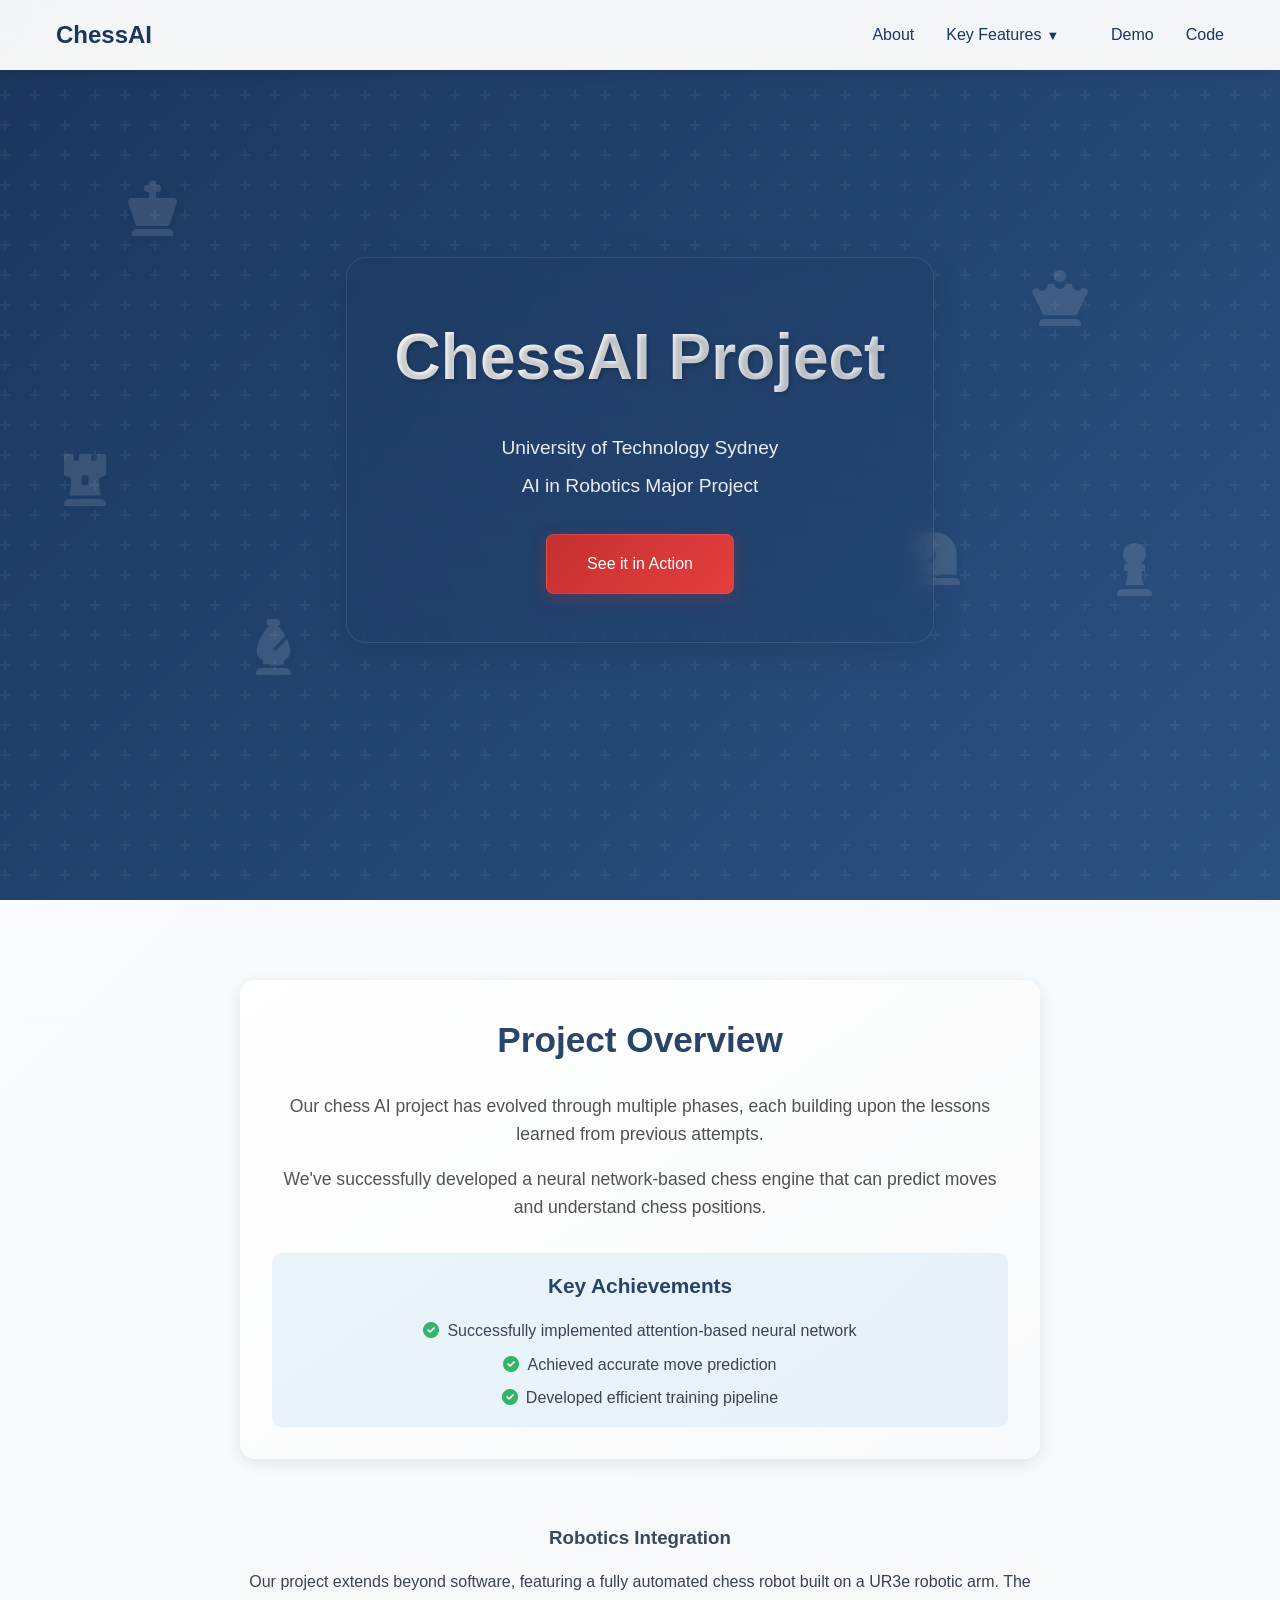
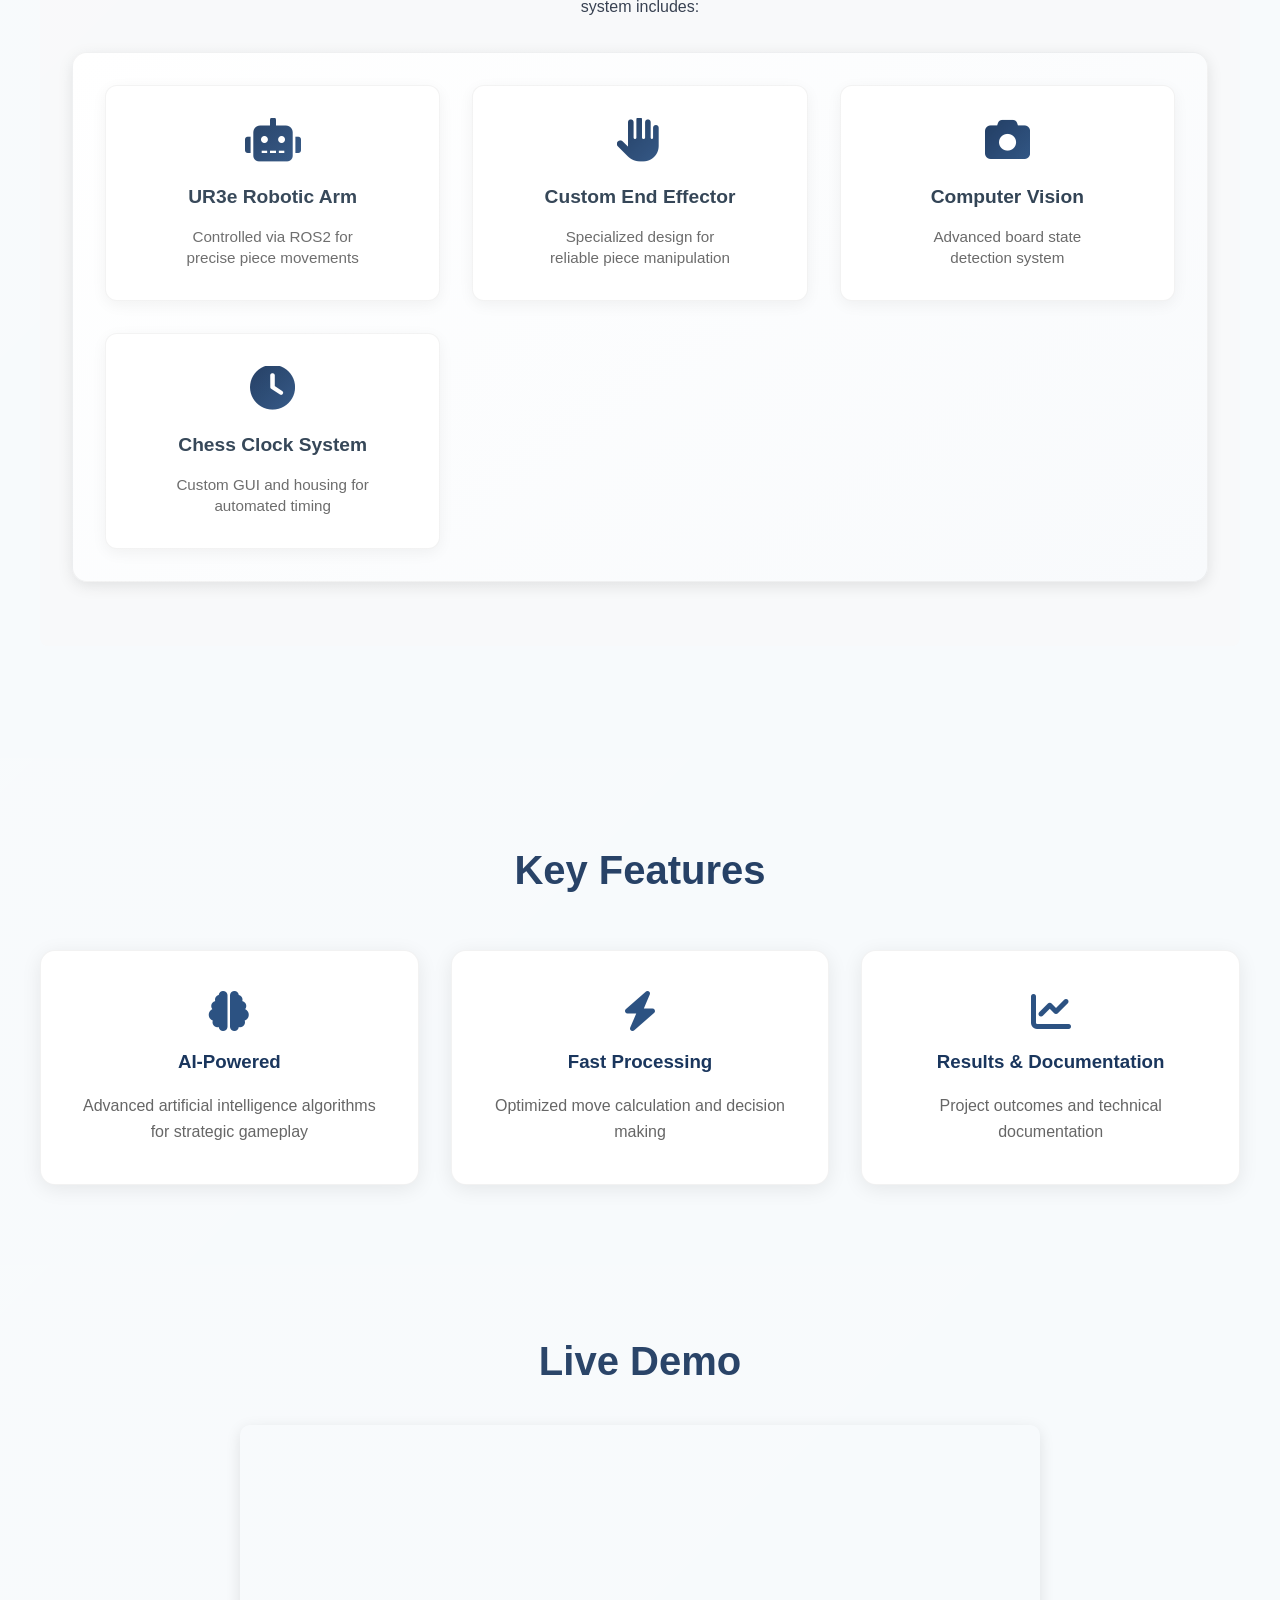
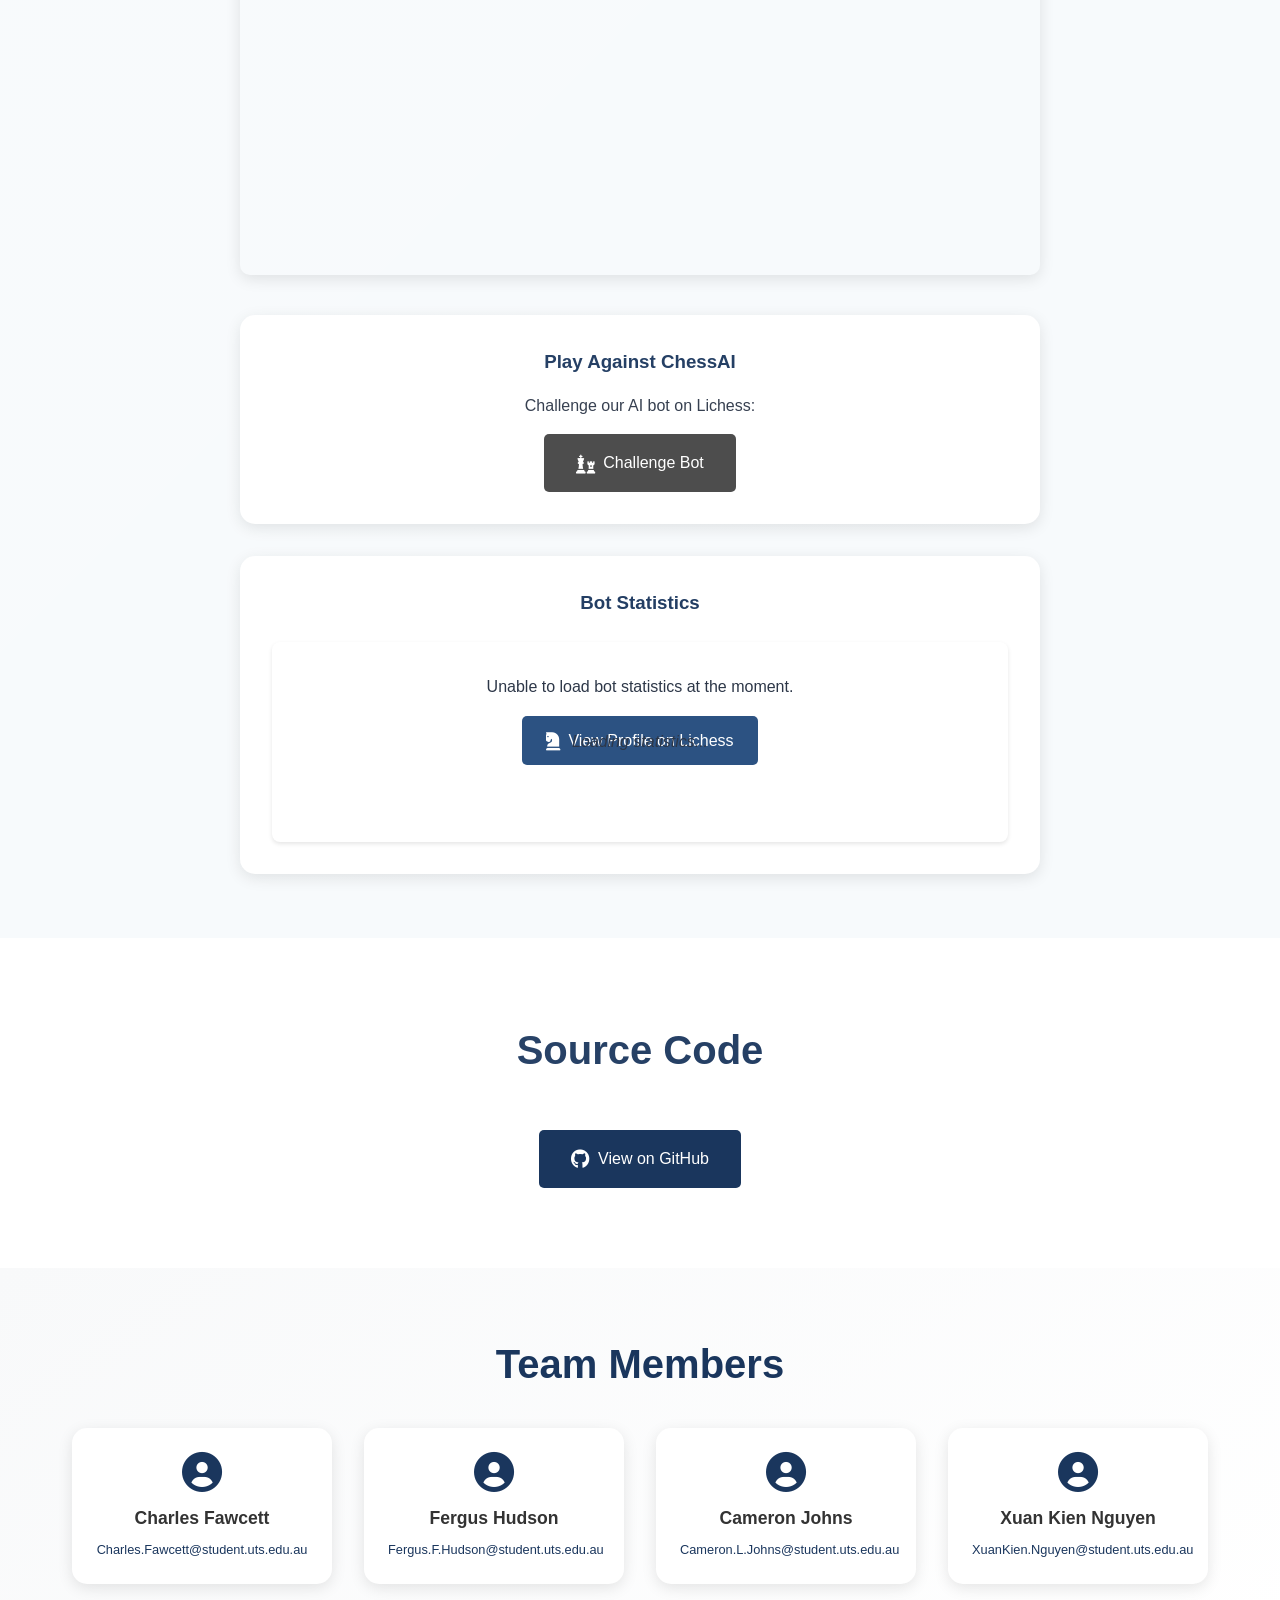
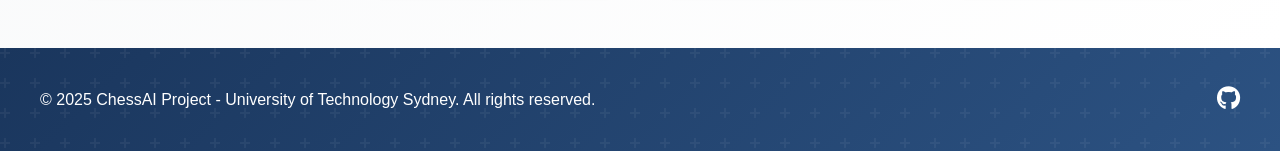
<file: index.html>
<!DOCTYPE html>
<html lang="en">
<head>
    <meta charset="UTF-8">
    <meta name="viewport" content="width=device-width, initial-scale=1.0">
    <title>ChessAI Project Portfolio</title>
    <link rel="stylesheet" href="styles/main.css">
    <link rel="stylesheet" href="https://cdnjs.cloudflare.com/ajax/libs/font-awesome/6.0.0/css/all.min.css">
    <script src="scripts/lichess-stats.js" defer></script>
    <script src="scripts/scroll-animations.js" defer></script>
    <style>
        /* Add dropdown styles */
        .dropdown {
            position: relative;
            display: inline-block;
        }
        .dropdown-content {
            display: none;
            position: absolute;
            background-color: var(--white);
            min-width: 200px;
            box-shadow: 0 8px 16px rgba(0,0,0,0.1);
            border-radius: 8px;
            z-index: 1;
        }
        .dropdown:hover .dropdown-content {
            display: block;
        }
        .dropdown-content a {
            color: var(--text-color);
            padding: 12px 16px;
            text-decoration: none;
            display: block;
            transition: background-color 0.3s;
        }
        .dropdown-content a:hover {
            background-color: var(--light-bg);
            color: var(--primary-color);
        }
        .dropdown > a {
            padding-right: 20px;
        }
        .dropdown > a::after {
            content: '▼';
            font-size: 0.8em;
            margin-left: 5px;
        }
    </style>
</head>
<body>
    <header class="header">
        <nav class="nav-container">
            <div class="logo"><a href="#hero">ChessAI</a></div>
            <ul class="nav-links">
                <li><a href="#about">About</a></li>
                <li class="dropdown">
                    <a href="#">Key Features</a>
                    <div class="dropdown-content">
                        <a href="features/ai-powered.html">AI-Powered</a>
                        <a href="features/fast-processing.html">Fast Processing</a>
                        <a href="features/results-documentation.html">Results and Documentation</a>
                    </div>
                </li>
                <li><a href="#demo">Demo</a></li>
                <li><a href="#code">Code</a></li>
            </ul>
        </nav>
    </header>

    <main>
        <section id="hero" class="hero-section">
            <div class="floating-pieces">
                <i class="fas fa-chess-king piece piece-1"></i>
                <i class="fas fa-chess-queen piece piece-2"></i>
                <i class="fas fa-chess-bishop piece piece-3"></i>
                <i class="fas fa-chess-knight piece piece-4"></i>
                <i class="fas fa-chess-rook piece piece-5"></i>
                <i class="fas fa-chess-pawn piece piece-6"></i>
            </div>
            <div class="hero-content">
                <h1>ChessAI Project</h1>
                <p>University of Technology Sydney</p>
                <p>AI in Robotics Major Project</p>
                <a href="#demo" class="cta-button">See it in Action</a>
            </div>
        </section>

        <section id="about" class="about-section">
            <div class="container">
                <div class="project-overview" style="text-align: center; max-width: 800px; margin: 0 auto; padding: 2rem; background: linear-gradient(145deg, #ffffff, #f8f9fa); border-radius: 15px; box-shadow: 0 4px 15px rgba(0,0,0,0.1);">
                    <h2 style="color: var(--primary-color); font-size: 2.2rem; margin-bottom: 1.5rem; font-weight: 600;">Project Overview</h2>
                    <p style="font-size: 1.1rem; line-height: 1.6; color: #444; margin-bottom: 1rem;">Our chess AI project has evolved through multiple phases, each building upon the lessons learned from previous attempts.</p>
                    <p style="font-size: 1.1rem; line-height: 1.6; color: #444;">We've successfully developed a neural network-based chess engine that can predict moves and understand chess positions.</p>
                    <div style="margin-top: 2rem; padding: 1rem; background: rgba(52, 152, 219, 0.1); border-radius: 10px;">
                        <h3 style="color: var(--primary-color); font-size: 1.3rem; margin-bottom: 1rem;">Key Achievements</h3>
                        <ul style="list-style: none; padding: 0; margin: 0;">
                            <li style="margin-bottom: 0.5rem;"><i class="fas fa-check-circle" style="color: #27ae60; margin-right: 0.5rem;"></i>Successfully implemented attention-based neural network</li>
                            <li style="margin-bottom: 0.5rem;"><i class="fas fa-check-circle" style="color: #27ae60; margin-right: 0.5rem;"></i>Achieved accurate move prediction</li>
                            <li><i class="fas fa-check-circle" style="color: #27ae60; margin-right: 0.5rem;"></i>Developed efficient training pipeline</li>
                        </ul>
                    </div>
                </div>
                
                <div class="robotics-integration">
                    <h3>Robotics Integration</h3>
                    <p>Our project extends beyond software, featuring a fully automated chess robot built on a UR3e robotic arm. The system includes:</p>
                    <div class="robotics-integration-box">
                        <div class="robotics-feature">
                            <i class="fas fa-robot"></i>
                            <h5>UR3e Robotic Arm</h5>
                            <p>Controlled via ROS2 for precise piece movements</p>
                        </div>
                        <div class="robotics-feature">
                            <i class="fas fa-hand-paper"></i>
                            <h5>Custom End Effector</h5>
                            <p>Specialized design for reliable piece manipulation</p>
                        </div>
                        <div class="robotics-feature">
                            <i class="fas fa-camera"></i>
                            <h5>Computer Vision</h5>
                            <p>Advanced board state detection system</p>
                        </div>
                        <div class="robotics-feature">
                            <i class="fas fa-clock"></i>
                            <h5>Chess Clock System</h5>
                            <p>Custom GUI and housing for automated timing</p>
                        </div>
                    </div>
                </div>
            </div>
        </section>

        <section id="features" class="features-section">
            <h2>Key Features</h2>
            <div class="features-grid">
                <div class="feature-card">
                    <a href="features/ai-powered.html" class="feature-link">
                        <i class="fas fa-brain"></i>
                        <h3>AI-Powered</h3>
                        <p>Advanced artificial intelligence algorithms for strategic gameplay</p>
                    </a>
                </div>
                <div class="feature-card">
                    <a href="features/fast-processing.html" class="feature-link">
                        <i class="fas fa-bolt"></i>
                        <h3>Fast Processing</h3>
                        <p>Optimized move calculation and decision making</p>
                    </a>
                </div>
                <div class="feature-card">
                    <a href="features/results-documentation.html" class="feature-link">
                        <i class="fas fa-chart-line"></i>
                        <h3>Results & Documentation</h3>
                        <p>Project outcomes and technical documentation</p>
                    </a>
                </div>
            </div>
        </section>

        <section id="demo" class="demo-section" style="padding: 4rem 0;">
            <div class="container" style="max-width: 1200px; margin: 0 auto; padding: 0 2rem;">
                <h2 style="text-align: center; margin-bottom: 2rem;">Live Demo</h2>
                <div class="demo-content" style="display: flex; flex-direction: column; align-items: center; gap: 2rem;">
                    <div class="demo-video" style="width: 100%; max-width: 800px; margin: 0 auto; position: relative; z-index: 1;">
                        <iframe width="100%" height="450" src="https://www.youtube.com/embed/P-WKEhPWD0A" title="ChessAI Demo" frameborder="0" allow="accelerometer; autoplay; clipboard-write; encrypted-media; gyroscope; picture-in-picture" allowfullscreen style="border-radius: 10px; box-shadow: 0 4px 15px rgba(0,0,0,0.1); position: relative; z-index: 2; pointer-events: auto;"></iframe>
                    </div>
                    <div class="demo-features" style="width: 100%; max-width: 800px; display: flex; flex-direction: column; align-items: center; gap: 2rem;">
                        <div class="bot-profile" style="background: var(--white); padding: 2rem; border-radius: 15px; box-shadow: 0 4px 15px rgba(0,0,0,0.1); width: 100%;">
                            <h3>Play Against ChessAI</h3>
                            <p>Challenge our AI bot on Lichess:</p>
                            <div class="lichess-profile">
                                <a href="https://lichess.org/@/AI_in_robo_engine/challenge" class="lichess-button" target="_blank">
                                    <i class="fas fa-chess"></i>
                                    Challenge Bot
                                </a>
                            </div>
                        </div>
                        <div class="bot-stats" style="background: var(--white); padding: 2rem; border-radius: 15px; box-shadow: 0 4px 15px rgba(0,0,0,0.1); width: 100%;">
                            <h3>Bot Statistics</h3>
                            <div class="lichess-embed">
                                <div class="loading-spinner">
                                    <i class="fas fa-spinner fa-spin"></i>
                                    <p>Loading bot statistics...</p>
                                </div>
                            </div>
                        </div>
                    </div>
                </div>
            </div>
        </section>

        <section id="code" class="code-section">
            <h2>Source Code</h2>
            <div class="code-content">
                <a href="https://github.com/cameron-j1/ChessAI" class="github-button">
                    <i class="fab fa-github"></i>
                    View on GitHub
                </a>
            </div>
        </section>

        <section id="team" class="team-section" style="padding: 4rem 0; background: linear-gradient(145deg, #f8f9fa, #ffffff);">
            <div class="container" style="max-width: 1200px; margin: 0 auto; padding: 0 2rem;">
                <h2 style="text-align: center; margin-bottom: 2rem; color: var(--primary-color);">Team Members</h2>
                <div class="team-grid" style="display: grid; grid-template-columns: repeat(auto-fit, minmax(250px, 1fr)); gap: 2rem; margin-top: 2rem;">
                    <div class="team-member" style="background: white; padding: 1.5rem; border-radius: 15px; box-shadow: 0 4px 15px rgba(0,0,0,0.1); text-align: center; transition: transform 0.3s ease;">
                        <i class="fas fa-user-circle" style="font-size: 2.5rem; color: var(--primary-color); margin-bottom: 0.75rem;"></i>
                        <h3 style="color: #333; margin-bottom: 0.5rem; font-size: 1.1rem;">Charles Fawcett</h3>
                        <p style="color: #666; font-size: 0.8rem;"><a href="mailto:Charles.Fawcett@student.uts.edu.au" style="color: var(--primary-color); text-decoration: none;">Charles.Fawcett@student.uts.edu.au</a></p>
                    </div>
                    <div class="team-member" style="background: white; padding: 1.5rem; border-radius: 15px; box-shadow: 0 4px 15px rgba(0,0,0,0.1); text-align: center; transition: transform 0.3s ease;">
                        <i class="fas fa-user-circle" style="font-size: 2.5rem; color: var(--primary-color); margin-bottom: 0.75rem;"></i>
                        <h3 style="color: #333; margin-bottom: 0.5rem; font-size: 1.1rem;">Fergus Hudson</h3>
                        <p style="color: #666; font-size: 0.8rem;"><a href="mailto:Fergus.F.Hudson@student.uts.edu.au" style="color: var(--primary-color); text-decoration: none;">Fergus.F.Hudson@student.uts.edu.au</a></p>
                    </div>
                    <div class="team-member" style="background: white; padding: 1.5rem; border-radius: 15px; box-shadow: 0 4px 15px rgba(0,0,0,0.1); text-align: center; transition: transform 0.3s ease;">
                        <i class="fas fa-user-circle" style="font-size: 2.5rem; color: var(--primary-color); margin-bottom: 0.75rem;"></i>
                        <h3 style="color: #333; margin-bottom: 0.5rem; font-size: 1.1rem;">Cameron Johns</h3>
                        <p style="color: #666; font-size: 0.8rem;"><a href="mailto:Cameron.L.Johns@student.uts.edu.au" style="color: var(--primary-color); text-decoration: none;">Cameron.L.Johns@student.uts.edu.au</a></p>
                    </div>
                    <div class="team-member" style="background: white; padding: 1.5rem; border-radius: 15px; box-shadow: 0 4px 15px rgba(0,0,0,0.1); text-align: center; transition: transform 0.3s ease;">
                        <i class="fas fa-user-circle" style="font-size: 2.5rem; color: var(--primary-color); margin-bottom: 0.75rem;"></i>
                        <h3 style="color: #333; margin-bottom: 0.5rem; font-size: 1.1rem;">Xuan Kien Nguyen</h3>
                        <p style="color: #666; font-size: 0.8rem;"><a href="mailto:XuanKien.Nguyen@student.uts.edu.au" style="color: var(--primary-color); text-decoration: none;">XuanKien.Nguyen@student.uts.edu.au</a></p>
                    </div>
                </div>
            </div>
        </section>
    </main>

    <footer class="footer">
        <div class="footer-content">
            <p>&copy; 2025 ChessAI Project - University of Technology Sydney. All rights reserved.</p>
            <div class="social-links">
                <a href="https://github.com/cameron-j1" target="_blank"><i class="fab fa-github"></i></a>
            </div>
        </div>
    </footer>
</body>
</html>
</file>
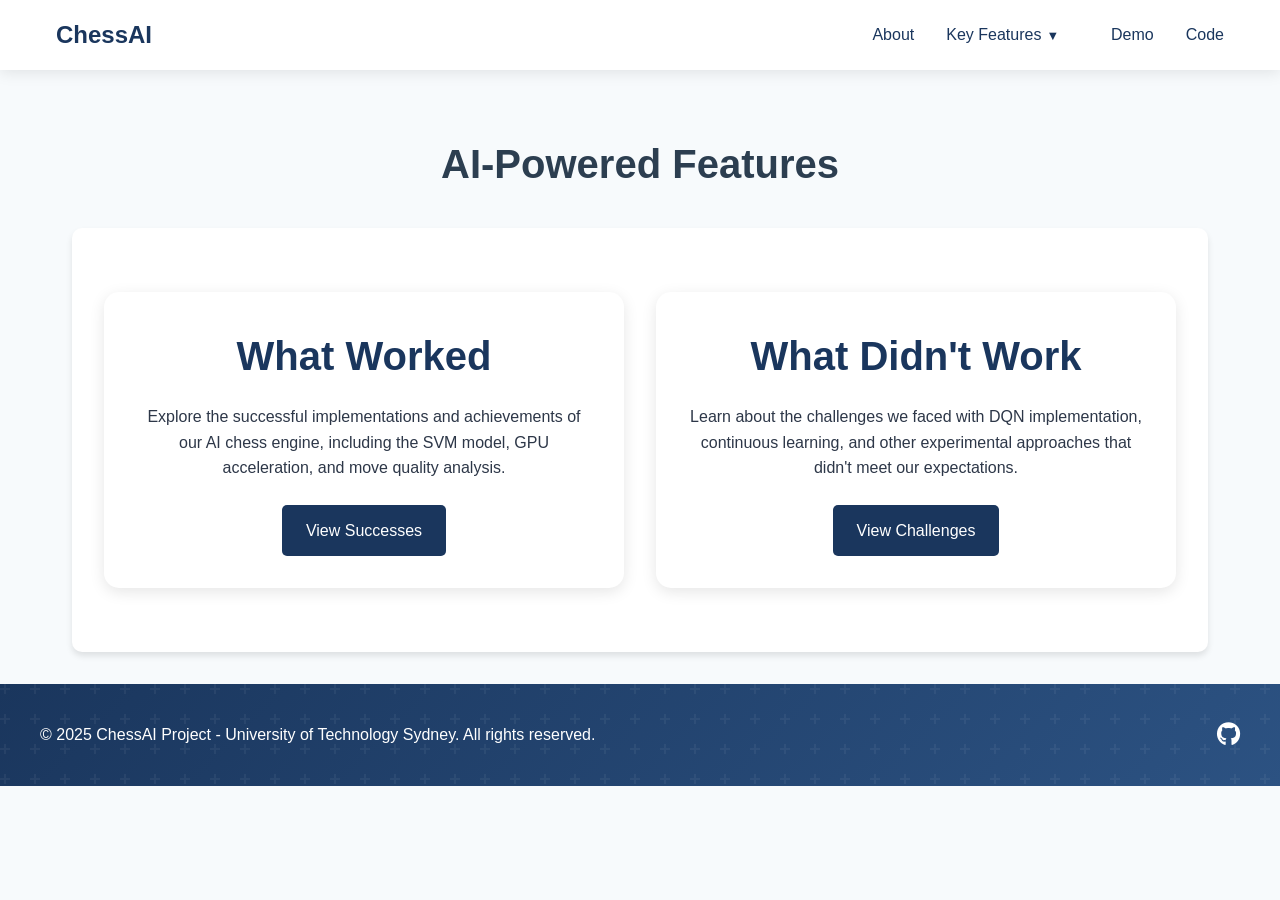
<file: features/ai-powered.html>
<!DOCTYPE html>
<html lang="en">
<head>
    <meta charset="UTF-8">
    <meta name="viewport" content="width=device-width, initial-scale=1.0">
    <title>AI-Powered Features - ChessAI Project</title>
    <link rel="stylesheet" href="../styles/main.css">
    <link rel="stylesheet" href="https://cdnjs.cloudflare.com/ajax/libs/font-awesome/6.0.0/css/all.min.css">
    <script src="../scripts/scroll-animations.js" defer></script>
    <style>
        .feature-detail-section {
            margin-top: 100px;
        }
        .sub-pages-grid {
            display: grid;
            grid-template-columns: repeat(auto-fit, minmax(300px, 1fr));
            gap: 2rem;
            margin: 2rem 0;
        }
        .sub-page-card {
            background: var(--white);
            padding: 2rem;
            border-radius: 15px;
            box-shadow: 0 4px 15px rgba(0,0,0,0.1);
            text-align: center;
            transition: transform 0.3s ease;
        }
        .sub-page-card:hover {
            transform: translateY(-5px);
        }
        .sub-page-card h2 {
            color: var(--primary-color);
            margin-bottom: 1rem;
        }
        .sub-page-card p {
            color: var(--text-color);
            margin-bottom: 1.5rem;
        }
        .sub-page-card a {
            display: inline-block;
            padding: 0.8rem 1.5rem;
            background: var(--primary-color);
            color: var(--white);
            text-decoration: none;
            border-radius: 5px;
            transition: background 0.3s ease;
        }
        .sub-page-card a:hover {
            background: var(--secondary-color);
        }
        /* Add dropdown styles */
        .dropdown {
            position: relative;
            display: inline-block;
        }
        .dropdown-content {
            display: none;
            position: absolute;
            background-color: var(--white);
            min-width: 200px;
            box-shadow: 0 8px 16px rgba(0,0,0,0.1);
            border-radius: 8px;
            z-index: 1;
        }
        .dropdown:hover .dropdown-content {
            display: block;
        }
        .dropdown-content a {
            color: var(--text-color);
            padding: 12px 16px;
            text-decoration: none;
            display: block;
            transition: background-color 0.3s;
        }
        .dropdown-content a:hover {
            background-color: var(--light-bg);
            color: var(--primary-color);
        }
        .dropdown > a {
            padding-right: 20px;
        }
        .dropdown > a::after {
            content: '▼';
            font-size: 0.8em;
            margin-left: 5px;
        }
    </style>
</head>
<body>
    <header class="header">
        <nav class="nav-container">
            <div class="logo"><a href="../index.html">ChessAI</a></div>
            <ul class="nav-links">
                <li><a href="../index.html#about">About</a></li>
                <li class="dropdown">
                    <a href="#">Key Features</a>
                    <div class="dropdown-content">
                        <a href="ai-powered.html">AI-Powered</a>
                        <a href="fast-processing.html">Fast Processing</a>
                        <a href="results-documentation.html">Results and Documentation</a>
                    </div>
                </li>
                <li><a href="../index.html#demo">Demo</a></li>
                <li><a href="../index.html#code">Code</a></li>
            </ul>
        </nav>
    </header>

    <main>
        <section class="feature-detail-section">
            <h1>AI-Powered Features</h1>
            <div class="feature-content">
                <div class="sub-pages-grid">
                    <div class="sub-page-card">
                        <h2>What Worked</h2>
                        <p>Explore the successful implementations and achievements of our AI chess engine, including the SVM model, GPU acceleration, and move quality analysis.</p>
                        <a href="whatworked.html">View Successes</a>
                    </div>
                    <div class="sub-page-card">
                        <h2>What Didn't Work</h2>
                        <p>Learn about the challenges we faced with DQN implementation, continuous learning, and other experimental approaches that didn't meet our expectations.</p>
                        <a href="whatdidntwork.html">View Challenges</a>
                    </div>
                </div>
            </div>
        </section>
    </main>

    <footer class="footer">
        <div class="footer-content">
            <p>&copy; 2025 ChessAI Project - University of Technology Sydney. All rights reserved.</p>
            <div class="social-links">
                <a href="https://github.com/cameron-j1" target="_blank"><i class="fab fa-github"></i></a>
            </div>
        </div>
    </footer>
</body>
</html>
</file>
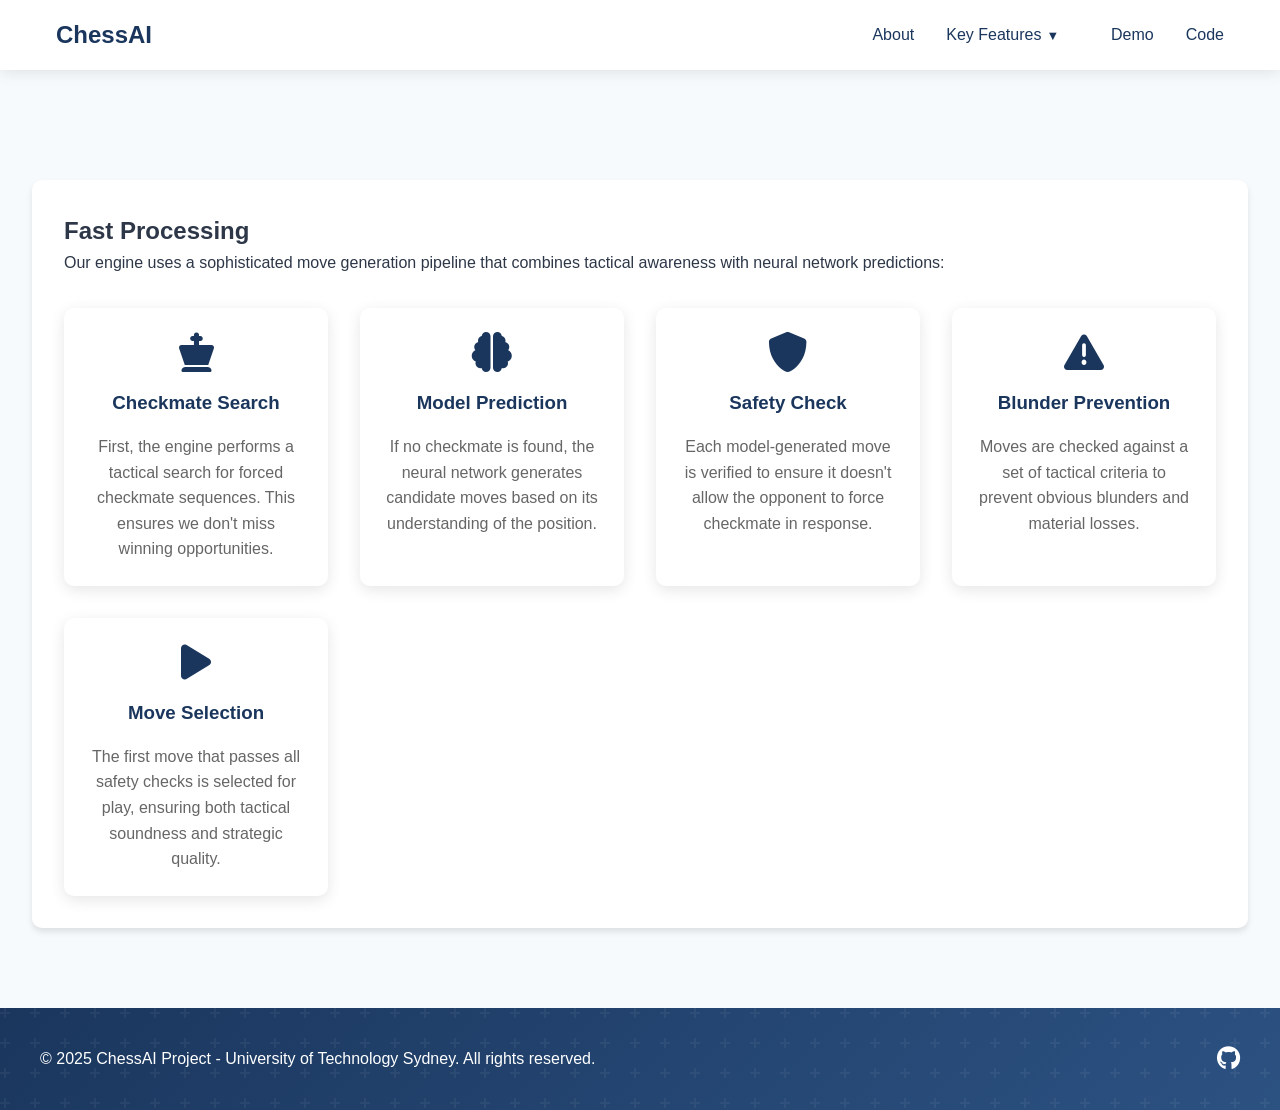
<file: features/fast-processing.html>
<!DOCTYPE html>
<html lang="en">
<head>
    <meta charset="UTF-8">
    <meta name="viewport" content="width=device-width, initial-scale=1.0">
    <title>Fast Processing - ChessAI Project</title>
    <link rel="stylesheet" href="../styles/main.css">
    <link rel="stylesheet" href="https://cdnjs.cloudflare.com/ajax/libs/font-awesome/6.0.0/css/all.min.css">
    <script src="../scripts/scroll-animations.js" defer></script>
    <style>
        .processing-section {
            margin-top: 100px;
        }
        .processing-steps {
            display: grid;
            grid-template-columns: repeat(auto-fit, minmax(250px, 1fr));
            gap: 2rem;
            margin-top: 2rem;
        }
        .step {
            background: var(--white);
            padding: 1.5rem;
            border-radius: 10px;
            box-shadow: 0 4px 15px rgba(0,0,0,0.1);
            text-align: center;
            transition: transform 0.3s ease;
        }
        .step:hover {
            transform: translateY(-5px);
        }
        .step i {
            font-size: 2.5rem;
            color: var(--primary-color);
            margin-bottom: 1rem;
        }
        .step h3 {
            color: var(--primary-color);
            margin-bottom: 1rem;
        }
        .step p {
            color: #666;
            line-height: 1.6;
        }
        /* Add dropdown styles */
        .dropdown {
            position: relative;
            display: inline-block;
        }
        .dropdown-content {
            display: none;
            position: absolute;
            background-color: var(--white);
            min-width: 200px;
            box-shadow: 0 8px 16px rgba(0,0,0,0.1);
            border-radius: 8px;
            z-index: 1;
        }
        .dropdown:hover .dropdown-content {
            display: block;
        }
        .dropdown-content a {
            color: var(--text-color);
            padding: 12px 16px;
            text-decoration: none;
            display: block;
            transition: background-color 0.3s;
        }
        .dropdown-content a:hover {
            background-color: var(--light-bg);
            color: var(--primary-color);
        }
        .dropdown > a {
            padding-right: 20px;
        }
        .dropdown > a::after {
            content: '▼';
            font-size: 0.8em;
            margin-left: 5px;
        }
    </style>
</head>
<body>
    <header class="header">
        <nav class="nav-container">
            <div class="logo"><a href="../index.html">ChessAI</a></div>
            <ul class="nav-links">
                <li><a href="../index.html#about">About</a></li>
                <li class="dropdown">
                    <a href="#">Key Features</a>
                    <div class="dropdown-content">
                        <a href="ai-powered.html">AI-Powered</a>
                        <a href="fast-processing.html">Fast Processing</a>
                        <a href="results-documentation.html">Results and Documentation</a>
                    </div>
                </li>
                <li><a href="../index.html#demo">Demo</a></li>
                <li><a href="../index.html#code">Code</a></li>
            </ul>
        </nav>
    </header>

    <main>
        <section class="processing-section">
            <div class="feature-content">
                <h1>Fast Processing</h1>
                <p>Our engine uses a sophisticated move generation pipeline that combines tactical awareness with neural network predictions:</p>
                <div class="processing-steps">
                    <div class="step">
                        <i class="fas fa-chess-king"></i>
                        <h3>Checkmate Search</h3>
                        <p>First, the engine performs a tactical search for forced checkmate sequences. This ensures we don't miss winning opportunities.</p>
                    </div>
                    <div class="step">
                        <i class="fas fa-brain"></i>
                        <h3>Model Prediction</h3>
                        <p>If no checkmate is found, the neural network generates candidate moves based on its understanding of the position.</p>
                    </div>
                    <div class="step">
                        <i class="fas fa-shield-alt"></i>
                        <h3>Safety Check</h3>
                        <p>Each model-generated move is verified to ensure it doesn't allow the opponent to force checkmate in response.</p>
                    </div>
                    <div class="step">
                        <i class="fas fa-exclamation-triangle"></i>
                        <h3>Blunder Prevention</h3>
                        <p>Moves are checked against a set of tactical criteria to prevent obvious blunders and material losses.</p>
                    </div>
                    <div class="step">
                        <i class="fas fa-play"></i>
                        <h3>Move Selection</h3>
                        <p>The first move that passes all safety checks is selected for play, ensuring both tactical soundness and strategic quality.</p>
                    </div>
                </div>
            </div>
        </section>
    </main>

    <footer class="footer">
        <div class="footer-content">
            <p>&copy; 2025 ChessAI Project - University of Technology Sydney. All rights reserved.</p>
            <div class="social-links">
                <a href="https://github.com/cameron-j1" target="_blank"><i class="fab fa-github"></i></a>
            </div>
        </div>
    </footer>
</body>
</html>
</file>
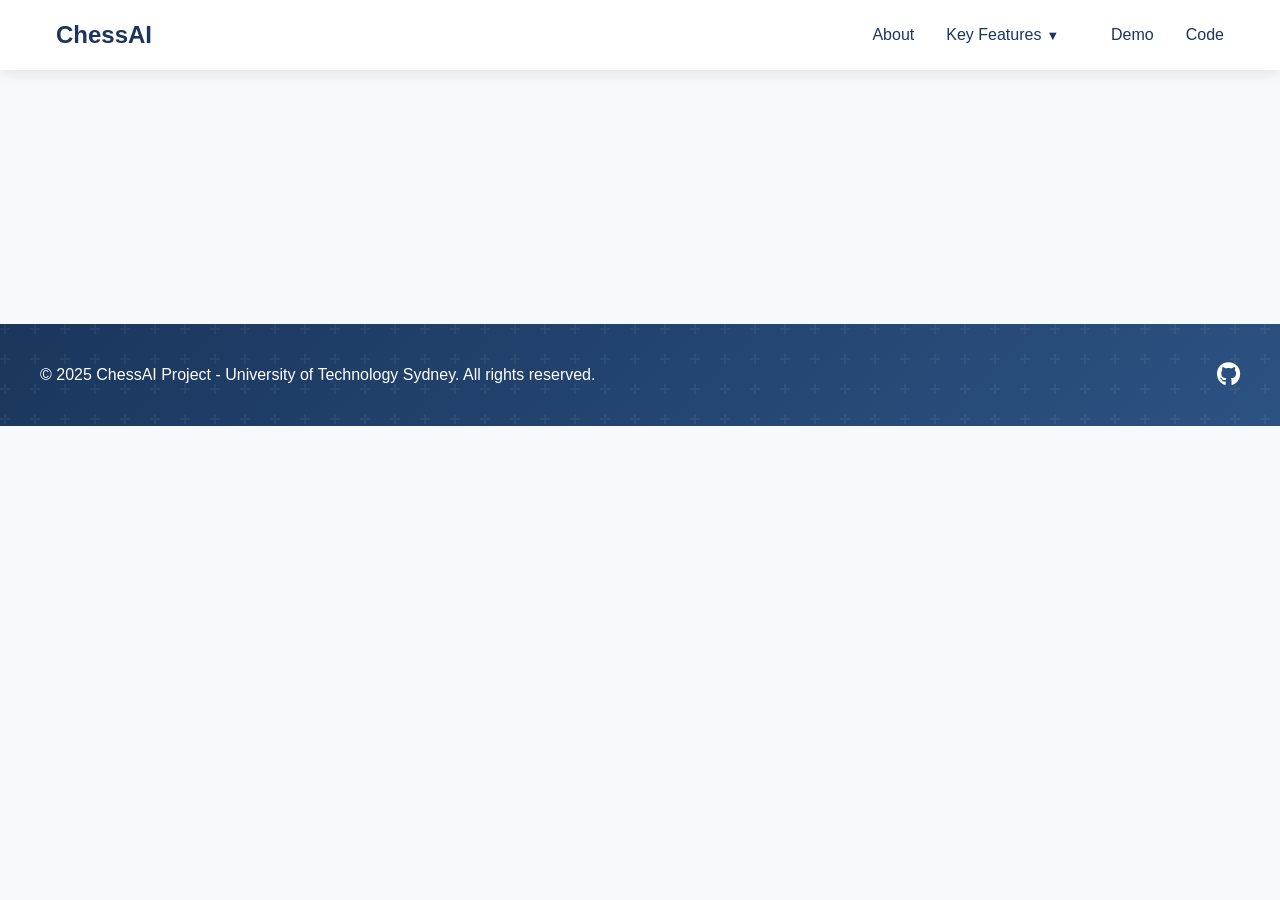
<file: features/open-source.html>
<!DOCTYPE html>
<html lang="en">
<head>
    <meta charset="UTF-8">
    <meta name="viewport" content="width=device-width, initial-scale=1.0">
    <title>Open Source - ChessAI Project</title>
    <link rel="stylesheet" href="../styles/main.css">
    <link rel="stylesheet" href="https://cdnjs.cloudflare.com/ajax/libs/font-awesome/6.0.0/css/all.min.css">
    <style>
        .feature-detail-section {
            margin-top: 100px;  /* Add margin to prevent header overlap */
        }
        /* Add dropdown styles */
        .dropdown {
            position: relative;
            display: inline-block;
        }
        .dropdown-content {
            display: none;
            position: absolute;
            background-color: var(--white);
            min-width: 200px;
            box-shadow: 0 8px 16px rgba(0,0,0,0.1);
            border-radius: 8px;
            z-index: 1;
        }
        .dropdown:hover .dropdown-content {
            display: block;
        }
        .dropdown-content a {
            color: var(--text-color);
            padding: 12px 16px;
            text-decoration: none;
            display: block;
            transition: background-color 0.3s;
        }
        .dropdown-content a:hover {
            background-color: var(--light-bg);
            color: var(--primary-color);
        }
        .dropdown > a {
            padding-right: 20px;
        }
        .dropdown > a::after {
            content: '▼';
            font-size: 0.8em;
            margin-left: 5px;
        }
    </style>
</head>
<body>
    <header class="header">
        <nav class="nav-container">
            <div class="logo"><a href="../index.html">ChessAI</a></div>
            <ul class="nav-links">
                <li><a href="../index.html#about">About</a></li>
                <li class="dropdown">
                    <a href="#">Key Features</a>
                    <div class="dropdown-content">
                        <a href="ai-powered.html">AI-Powered</a>
                        <a href="fast-processing.html">Fast Processing</a>
                        <a href="results-documentation.html">Results and Documentation</a>
                    </div>
                </li>
                <li><a href="../index.html#demo">Demo</a></li>
                <li><a href="../index.html#code">Code</a></li>
            </ul>
        </nav>
    </header>

    <main>
        <section class="feature-detail-section">
            <h1>Open Source</h1>
            <div class="feature-content">
                <!-- Content coming soon -->
            </div>
        </section>
    </main>

    <footer class="footer">
        <div class="footer-content">
            <p>&copy; 2025 ChessAI Project - University of Technology Sydney. All rights reserved.</p>
            <div class="social-links">
                <a href="https://github.com/cameron-j1" target="_blank"><i class="fab fa-github"></i></a>
            </div>
        </div>
    </footer>
</body>
</html>
</file>
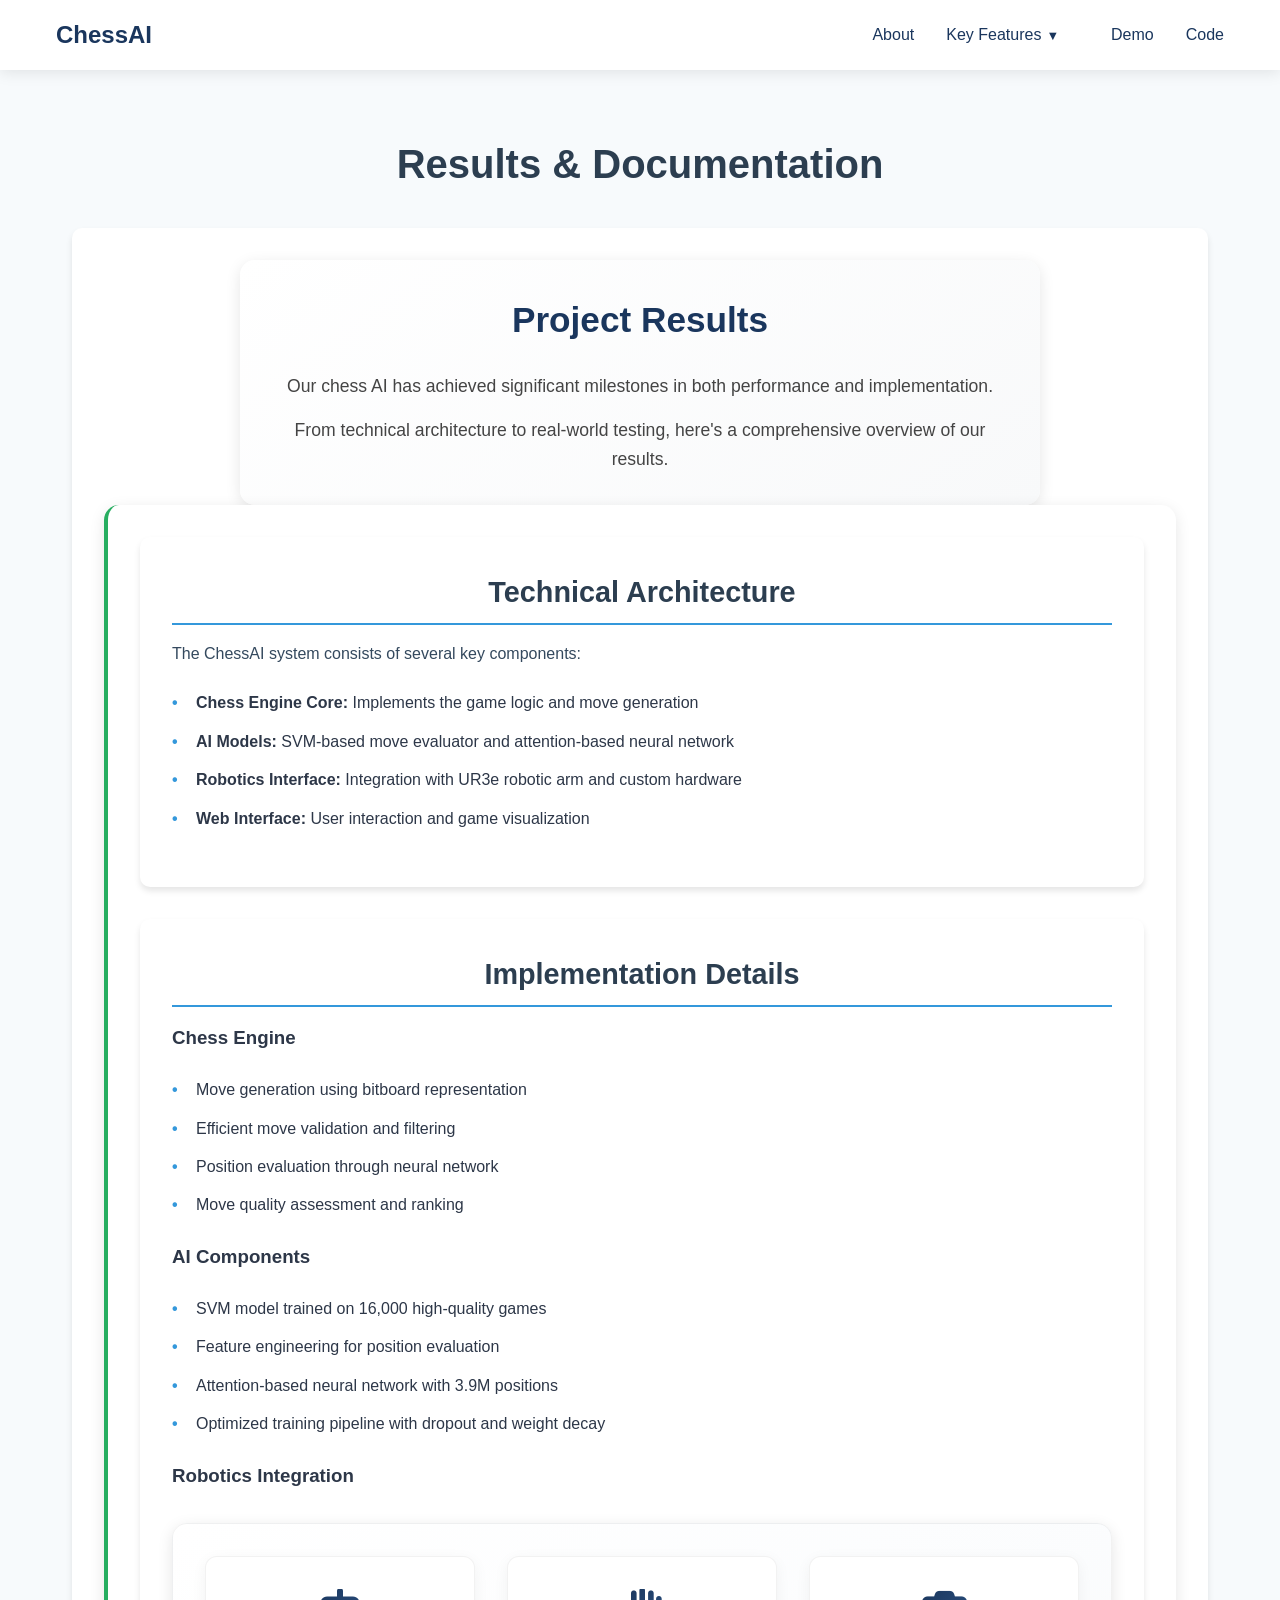
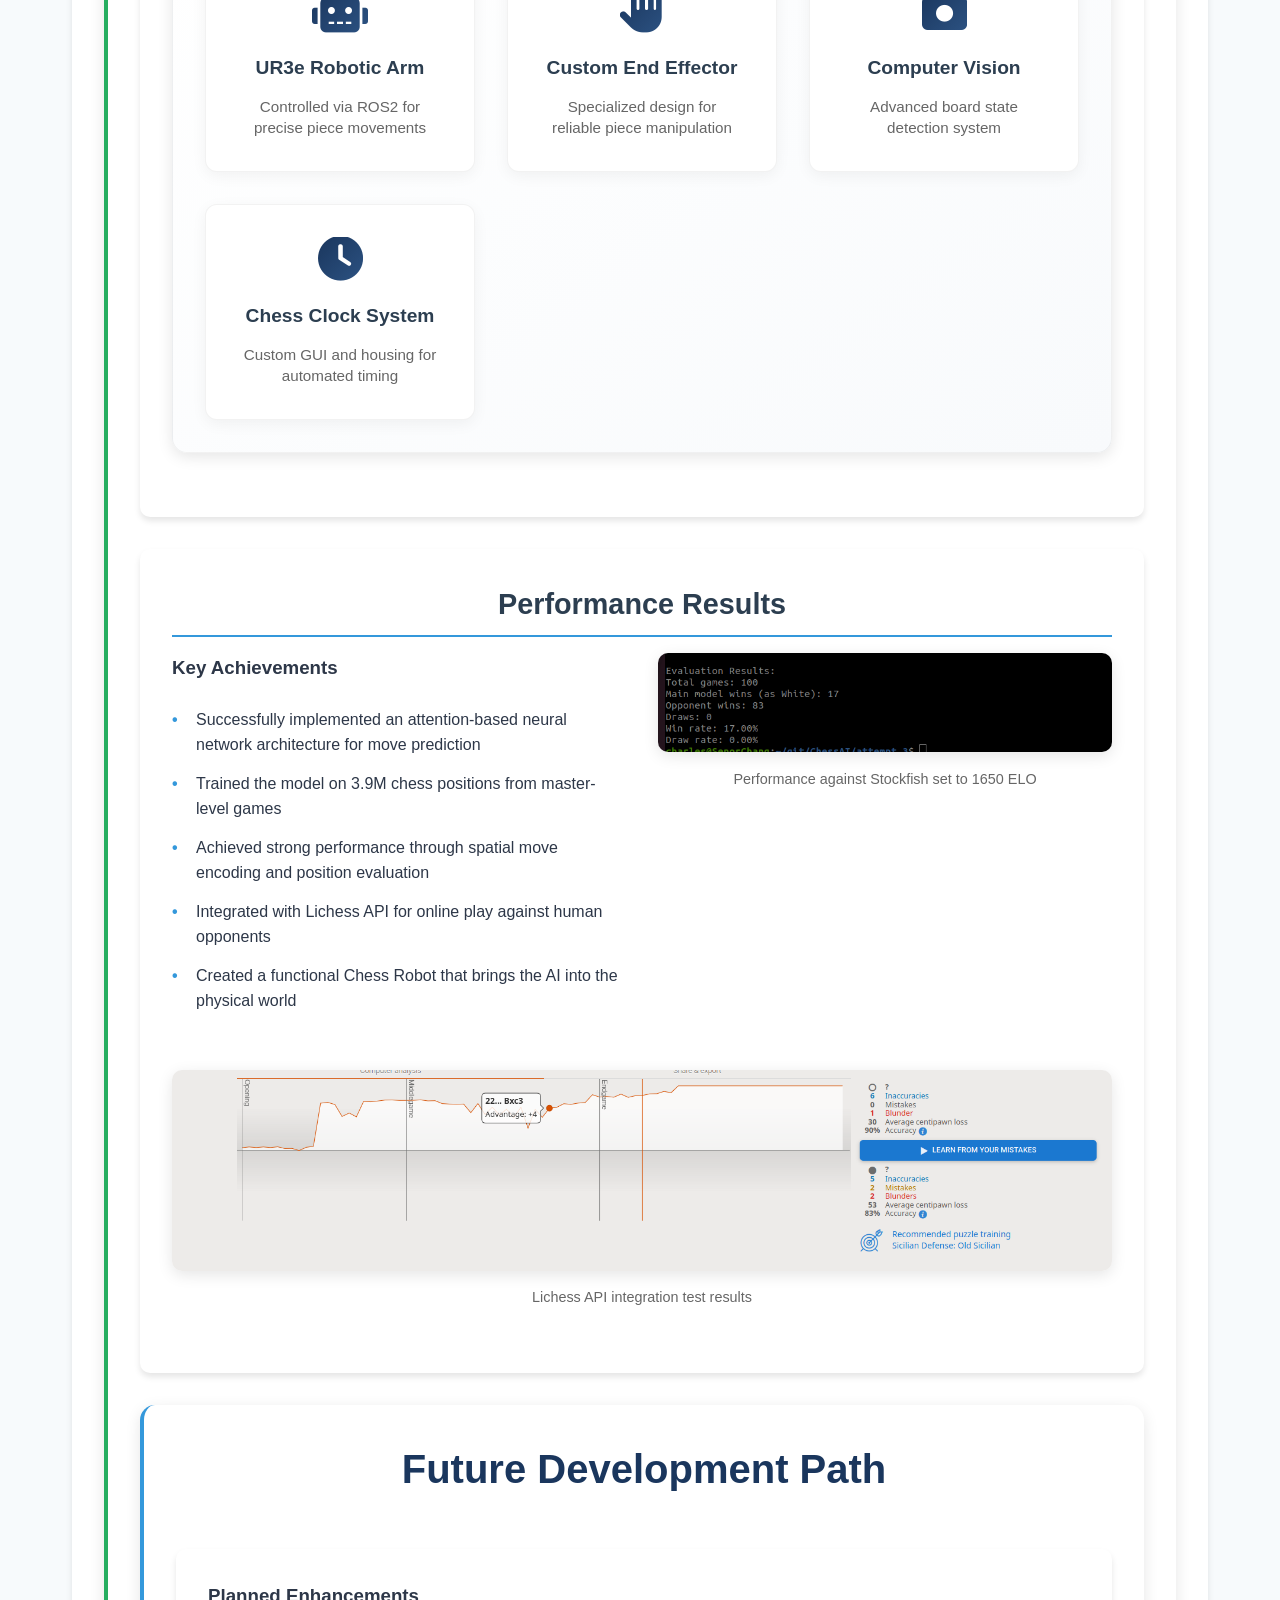
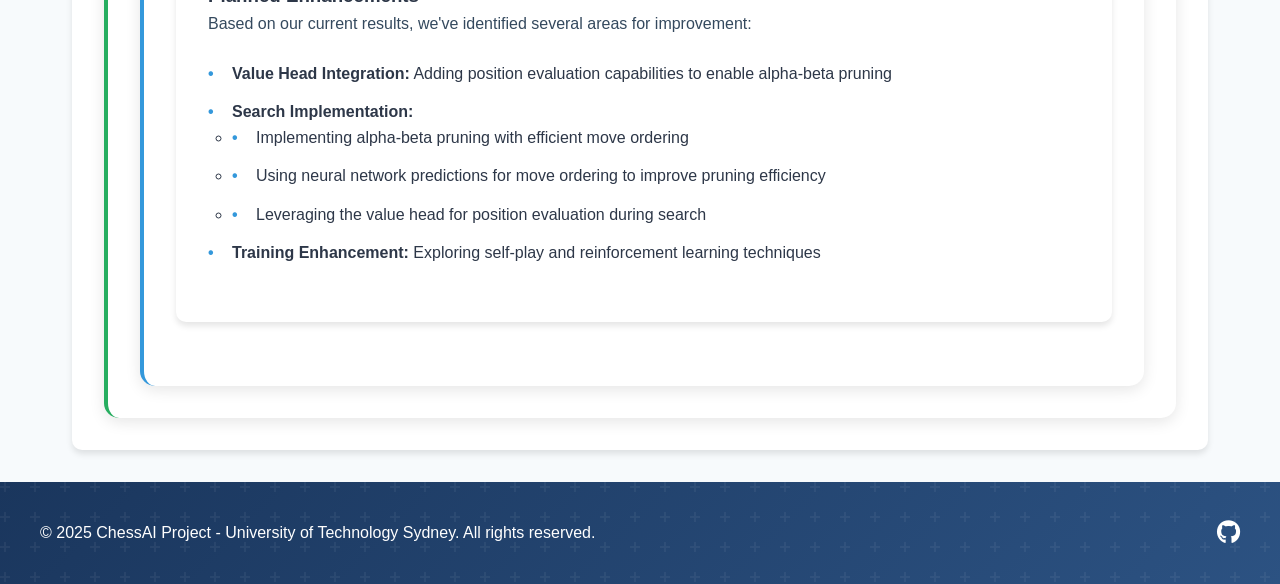
<file: features/results-documentation.html>
<!DOCTYPE html>
<html lang="en">
<head>
    <meta charset="UTF-8">
    <meta name="viewport" content="width=device-width, initial-scale=1.0">
    <title>Results & Documentation - ChessAI Project</title>
    <link rel="stylesheet" href="../styles/main.css">
    <link rel="stylesheet" href="https://cdnjs.cloudflare.com/ajax/libs/font-awesome/6.0.0/css/all.min.css">
    <script src="../scripts/scroll-animations.js" defer></script>
    <style>
        .feature-detail-section {
            margin-top: 100px;
        }
        .success-section {
            background: var(--white);
            padding: 2rem;
            border-radius: 15px;
            box-shadow: 0 4px 15px rgba(0,0,0,0.1);
            border-left: 4px solid #27ae60;
        }
        .future-section {
            background: var(--white);
            padding: 2rem;
            border-radius: 15px;
            box-shadow: 0 4px 15px rgba(0,0,0,0.1);
            border-left: 4px solid #3498db;
            margin-top: 2rem;
        }
        .code-snippet {
            background: #f8f9fa;
            padding: 1rem;
            border-radius: 8px;
            margin: 1rem 0;
            font-family: monospace;
            white-space: pre-wrap;
            font-size: 0.9em;
        }
        .code-reference {
            color: #666;
            font-size: 0.9em;
            margin-top: 0.5rem;
        }
        .development-journey {
            margin-bottom: 2rem;
            padding: 1.5rem;
            background: #f8f9fa;
            border-radius: 10px;
        }
        .development-journey h3 {
            color: var(--primary-color);
            margin-bottom: 1rem;
        }
        /* Add dropdown styles */
        .dropdown {
            position: relative;
            display: inline-block;
        }
        .dropdown-content {
            display: none;
            position: absolute;
            background-color: var(--white);
            min-width: 200px;
            box-shadow: 0 8px 16px rgba(0,0,0,0.1);
            border-radius: 8px;
            z-index: 1;
        }
        .dropdown:hover .dropdown-content {
            display: block;
        }
        .dropdown-content a {
            color: var(--text-color);
            padding: 12px 16px;
            text-decoration: none;
            display: block;
            transition: background-color 0.3s;
        }
        .dropdown-content a:hover {
            background-color: var(--light-bg);
            color: var(--primary-color);
        }
        .dropdown > a {
            padding-right: 20px;
        }
        .dropdown > a::after {
            content: '▼';
            font-size: 0.8em;
            margin-left: 5px;
        }
    </style>
</head>
<body>
    <header class="header">
        <nav class="nav-container">
            <div class="logo"><a href="../index.html">ChessAI</a></div>
            <ul class="nav-links">
                <li><a href="../index.html#about">About</a></li>
                <li class="dropdown">
                    <a href="#">Key Features</a>
                    <div class="dropdown-content">
                        <a href="ai-powered.html">AI-Powered</a>
                        <a href="fast-processing.html">Fast Processing</a>
                        <a href="results-documentation.html">Results and Documentation</a>
                    </div>
                </li>
                <li><a href="../index.html#demo">Demo</a></li>
                <li><a href="../index.html#code">Code</a></li>
            </ul>
        </nav>
    </header>

    <main>
        <section class="feature-detail-section">
            <h1>Results & Documentation</h1>
            <div class="feature-content">
                <div class="project-overview" style="text-align: center; max-width: 800px; margin: 0 auto; padding: 2rem; background: linear-gradient(145deg, #ffffff, #f8f9fa); border-radius: 15px; box-shadow: 0 4px 15px rgba(0,0,0,0.1);">
                    <h2 style="color: var(--primary-color); font-size: 2.2rem; margin-bottom: 1.5rem; font-weight: 600;">Project Results</h2>
                    <p style="font-size: 1.1rem; line-height: 1.6; color: #444; margin-bottom: 1rem;">Our chess AI has achieved significant milestones in both performance and implementation.</p>
                    <p style="font-size: 1.1rem; line-height: 1.6; color: #444;">From technical architecture to real-world testing, here's a comprehensive overview of our results.</p>
                </div>

                <div class="success-section">
                    <div class="ai-model-section">
                        <h2>Technical Architecture</h2>
                        <p>The ChessAI system consists of several key components:</p>
                        <ul class="feature-list">
                            <li><strong>Chess Engine Core:</strong> Implements the game logic and move generation</li>
                            <li><strong>AI Models:</strong> SVM-based move evaluator and attention-based neural network</li>
                            <li><strong>Robotics Interface:</strong> Integration with UR3e robotic arm and custom hardware</li>
                            <li><strong>Web Interface:</strong> User interaction and game visualization</li>
                        </ul>
                    </div>

                    <div class="ai-model-section">
                        <h2>Implementation Details</h2>
                        <h3>Chess Engine</h3>
                        <ul class="feature-list">
                            <li>Move generation using bitboard representation</li>
                            <li>Efficient move validation and filtering</li>
                            <li>Position evaluation through neural network</li>
                            <li>Move quality assessment and ranking</li>
                        </ul>

                        <h3>AI Components</h3>
                        <ul class="feature-list">
                            <li>SVM model trained on 16,000 high-quality games</li>
                            <li>Feature engineering for position evaluation</li>
                            <li>Attention-based neural network with 3.9M positions</li>
                            <li>Optimized training pipeline with dropout and weight decay</li>
                        </ul>

                        <h3>Robotics Integration</h3>
                        <div class="robotics-integration-box">
                            <div class="robotics-feature">
                                <i class="fas fa-robot"></i>
                                <h5>UR3e Robotic Arm</h5>
                                <p>Controlled via ROS2 for precise piece movements</p>
                            </div>
                            <div class="robotics-feature">
                                <i class="fas fa-hand-paper"></i>
                                <h5>Custom End Effector</h5>
                                <p>Specialized design for reliable piece manipulation</p>
                            </div>
                            <div class="robotics-feature">
                                <i class="fas fa-camera"></i>
                                <h5>Computer Vision</h5>
                                <p>Advanced board state detection system</p>
                            </div>
                            <div class="robotics-feature">
                                <i class="fas fa-clock"></i>
                                <h5>Chess Clock System</h5>
                                <p>Custom GUI and housing for automated timing</p>
                            </div>
                        </div>
                    </div>

                    <div class="ai-model-section">
                        <h2>Performance Results</h2>
                        <div class="results-content">
                            <div style="display: flex; gap: 2rem; margin-bottom: 2rem;">
                                <div style="flex: 1;">
                                    <h3>Key Achievements</h3>
                                    <ul class="feature-list">
                                        <li>Successfully implemented an attention-based neural network architecture for move prediction</li>
                                        <li>Trained the model on 3.9M chess positions from master-level games</li>
                                        <li>Achieved strong performance through spatial move encoding and position evaluation</li>
                                        <li>Integrated with Lichess API for online play against human opponents</li>
                                        <li>Created a functional Chess Robot that brings the AI into the physical world</li>
                                    </ul>
                                </div>
                                <div style="flex: 1;">
                                    <img src="../stockfish17.png" alt="Stockfish 17 Comparison" style="width: 100%; border-radius: 10px; box-shadow: 0 4px 15px rgba(0,0,0,0.1);">
                                    <p style="text-align: center; margin-top: 0.5rem; color: #666; font-size: 0.9em;">Performance against Stockfish set to 1650 ELO</p>
                                </div>
                            </div>

                            <div style="margin-bottom: 2rem;">
                                <img src="../lichessTest.png" alt="Lichess Test Results" style="width: 100%; border-radius: 10px; box-shadow: 0 4px 15px rgba(0,0,0,0.1);">
                                <p style="text-align: center; margin-top: 0.5rem; color: #666; font-size: 0.9em;">Lichess API integration test results</p>
                            </div>

                            <div class="solution-section">
                                <div class="solution-item">

                            </div>
                        </div>
                    </div>
                </div>

                <div class="future-section">
                    <h2>Future Development Path</h2>
                    <div class="ai-model-section">
                        <h3>Planned Enhancements</h3>
                        <p>Based on our current results, we've identified several areas for improvement:</p>
                        <ul class="feature-list">
                            <li><strong>Value Head Integration:</strong> Adding position evaluation capabilities to enable alpha-beta pruning</li>
                            <li><strong>Search Implementation:</strong> 
                                <ul>
                                    <li>Implementing alpha-beta pruning with efficient move ordering</li>
                                    <li>Using neural network predictions for move ordering to improve pruning efficiency</li>
                                    <li>Leveraging the value head for position evaluation during search</li>
                                </ul>
                            </li>
                            <li><strong>Training Enhancement:</strong> Exploring self-play and reinforcement learning techniques</li>
                        </ul>
                    </div>
                </div>
            </div>
        </section>
    </main>

    <footer class="footer">
        <div class="footer-content">
            <p>&copy; 2025 ChessAI Project - University of Technology Sydney. All rights reserved.</p>
            <div class="social-links">
                <a href="https://github.com/cameron-j1" target="_blank"><i class="fab fa-github"></i></a>
            </div>
        </div>
    </footer>
</body>
</html>
</file>
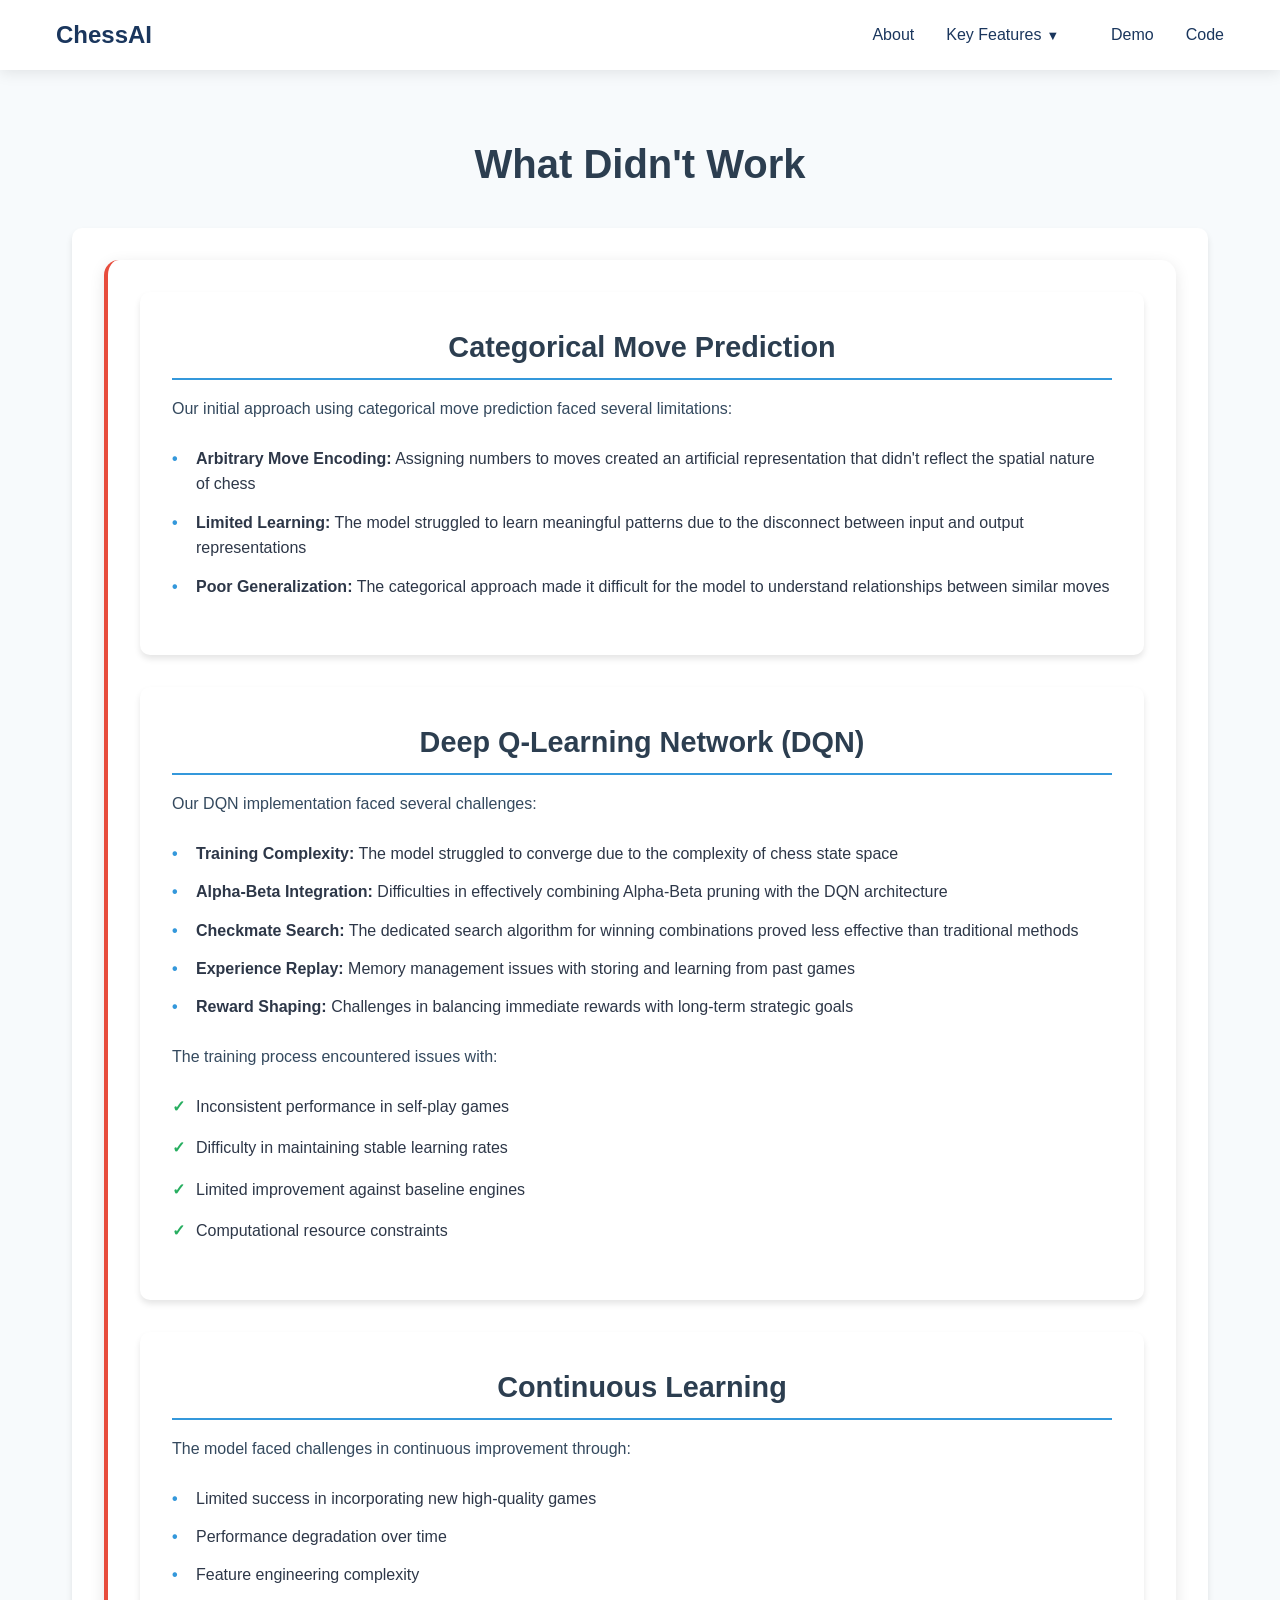
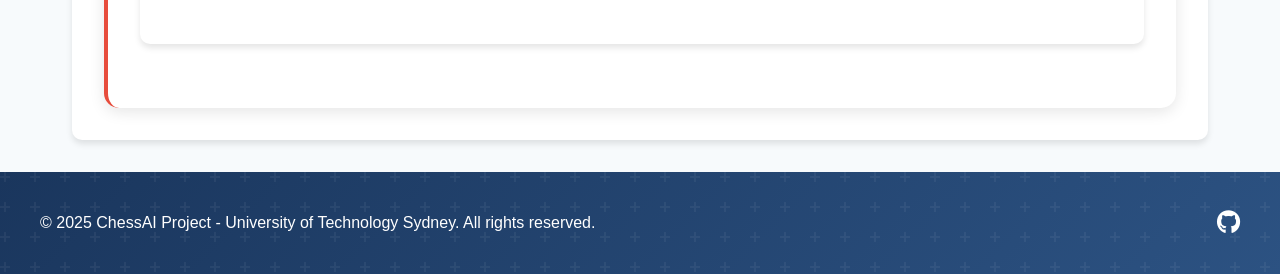
<file: features/whatdidntwork.html>
<!DOCTYPE html>
<html lang="en">
<head>
    <meta charset="UTF-8">
    <meta name="viewport" content="width=device-width, initial-scale=1.0">
    <title>What Didn't Work - ChessAI Project</title>
    <link rel="stylesheet" href="../styles/main.css">
    <link rel="stylesheet" href="https://cdnjs.cloudflare.com/ajax/libs/font-awesome/6.0.0/css/all.min.css">
    <script src="../scripts/scroll-animations.js" defer></script>
    <style>
        .feature-detail-section {
            margin-top: 100px;
        }
        .failure-section {
            background: var(--white);
            padding: 2rem;
            border-radius: 15px;
            box-shadow: 0 4px 15px rgba(0,0,0,0.1);
            border-left: 4px solid #e74c3c;
        }
        /* Add dropdown styles */
        .dropdown {
            position: relative;
            display: inline-block;
        }
        .dropdown-content {
            display: none;
            position: absolute;
            background-color: var(--white);
            min-width: 200px;
            box-shadow: 0 8px 16px rgba(0,0,0,0.1);
            border-radius: 8px;
            z-index: 1;
        }
        .dropdown:hover .dropdown-content {
            display: block;
        }
        .dropdown-content a {
            color: var(--text-color);
            padding: 12px 16px;
            text-decoration: none;
            display: block;
            transition: background-color 0.3s;
        }
        .dropdown-content a:hover {
            background-color: var(--light-bg);
            color: var(--primary-color);
        }
        .dropdown > a {
            padding-right: 20px;
        }
        .dropdown > a::after {
            content: '▼';
            font-size: 0.8em;
            margin-left: 5px;
        }
    </style>
</head>
<body>
    <header class="header">
        <nav class="nav-container">
            <div class="logo"><a href="../index.html">ChessAI</a></div>
            <ul class="nav-links">
                <li><a href="../index.html#about">About</a></li>
                <li class="dropdown">
                    <a href="#">Key Features</a>
                    <div class="dropdown-content">
                        <a href="ai-powered.html">AI-Powered</a>
                        <a href="fast-processing.html">Fast Processing</a>
                        <a href="results-documentation.html">Results and Documentation</a>
                    </div>
                </li>
                <li><a href="../index.html#demo">Demo</a></li>
                <li><a href="../index.html#code">Code</a></li>
            </ul>
        </nav>
    </header>

    <main>
        <section class="feature-detail-section">
            <h1>What Didn't Work</h1>
            <div class="feature-content">
                <div class="failure-section">
                    <div class="ai-model-section">
                        <h2>Categorical Move Prediction</h2>
                        <p>Our initial approach using categorical move prediction faced several limitations:</p>
                        <ul class="feature-list">
                            <li><strong>Arbitrary Move Encoding:</strong> Assigning numbers to moves created an artificial representation that didn't reflect the spatial nature of chess</li>
                            <li><strong>Limited Learning:</strong> The model struggled to learn meaningful patterns due to the disconnect between input and output representations</li>
                            <li><strong>Poor Generalization:</strong> The categorical approach made it difficult for the model to understand relationships between similar moves</li>
                        </ul>
                    </div>

                    <div class="ai-model-section">
                        <h2>Deep Q-Learning Network (DQN)</h2>
                        <p>Our DQN implementation faced several challenges:</p>
                        <ul class="feature-list">
                            <li><strong>Training Complexity:</strong> The model struggled to converge due to the complexity of chess state space</li>
                            <li><strong>Alpha-Beta Integration:</strong> Difficulties in effectively combining Alpha-Beta pruning with the DQN architecture</li>
                            <li><strong>Checkmate Search:</strong> The dedicated search algorithm for winning combinations proved less effective than traditional methods</li>
                            <li><strong>Experience Replay:</strong> Memory management issues with storing and learning from past games</li>
                            <li><strong>Reward Shaping:</strong> Challenges in balancing immediate rewards with long-term strategic goals</li>
                        </ul>
                        <p>The training process encountered issues with:</p>
                        <ul class="performance-metrics">
                            <li>Inconsistent performance in self-play games</li>
                            <li>Difficulty in maintaining stable learning rates</li>
                            <li>Limited improvement against baseline engines</li>
                            <li>Computational resource constraints</li>
                        </ul>
                    </div>

                    <div class="ai-model-section">
                        <h2>Continuous Learning</h2>
                        <p>The model faced challenges in continuous improvement through:</p>
                        <ul class="feature-list">
                            <li>Limited success in incorporating new high-quality games</li>
                            <li>Performance degradation over time</li>
                            <li>Feature engineering complexity</li>
                        </ul>
                    </div>
                </div>
            </div>
        </section>
    </main>

    <footer class="footer">
        <div class="footer-content">
            <p>&copy; 2025 ChessAI Project - University of Technology Sydney. All rights reserved.</p>
            <div class="social-links">
                <a href="https://github.com/cameron-j1" target="_blank"><i class="fab fa-github"></i></a>
            </div>
        </div>
    </footer>
</body>
</html>
</file>
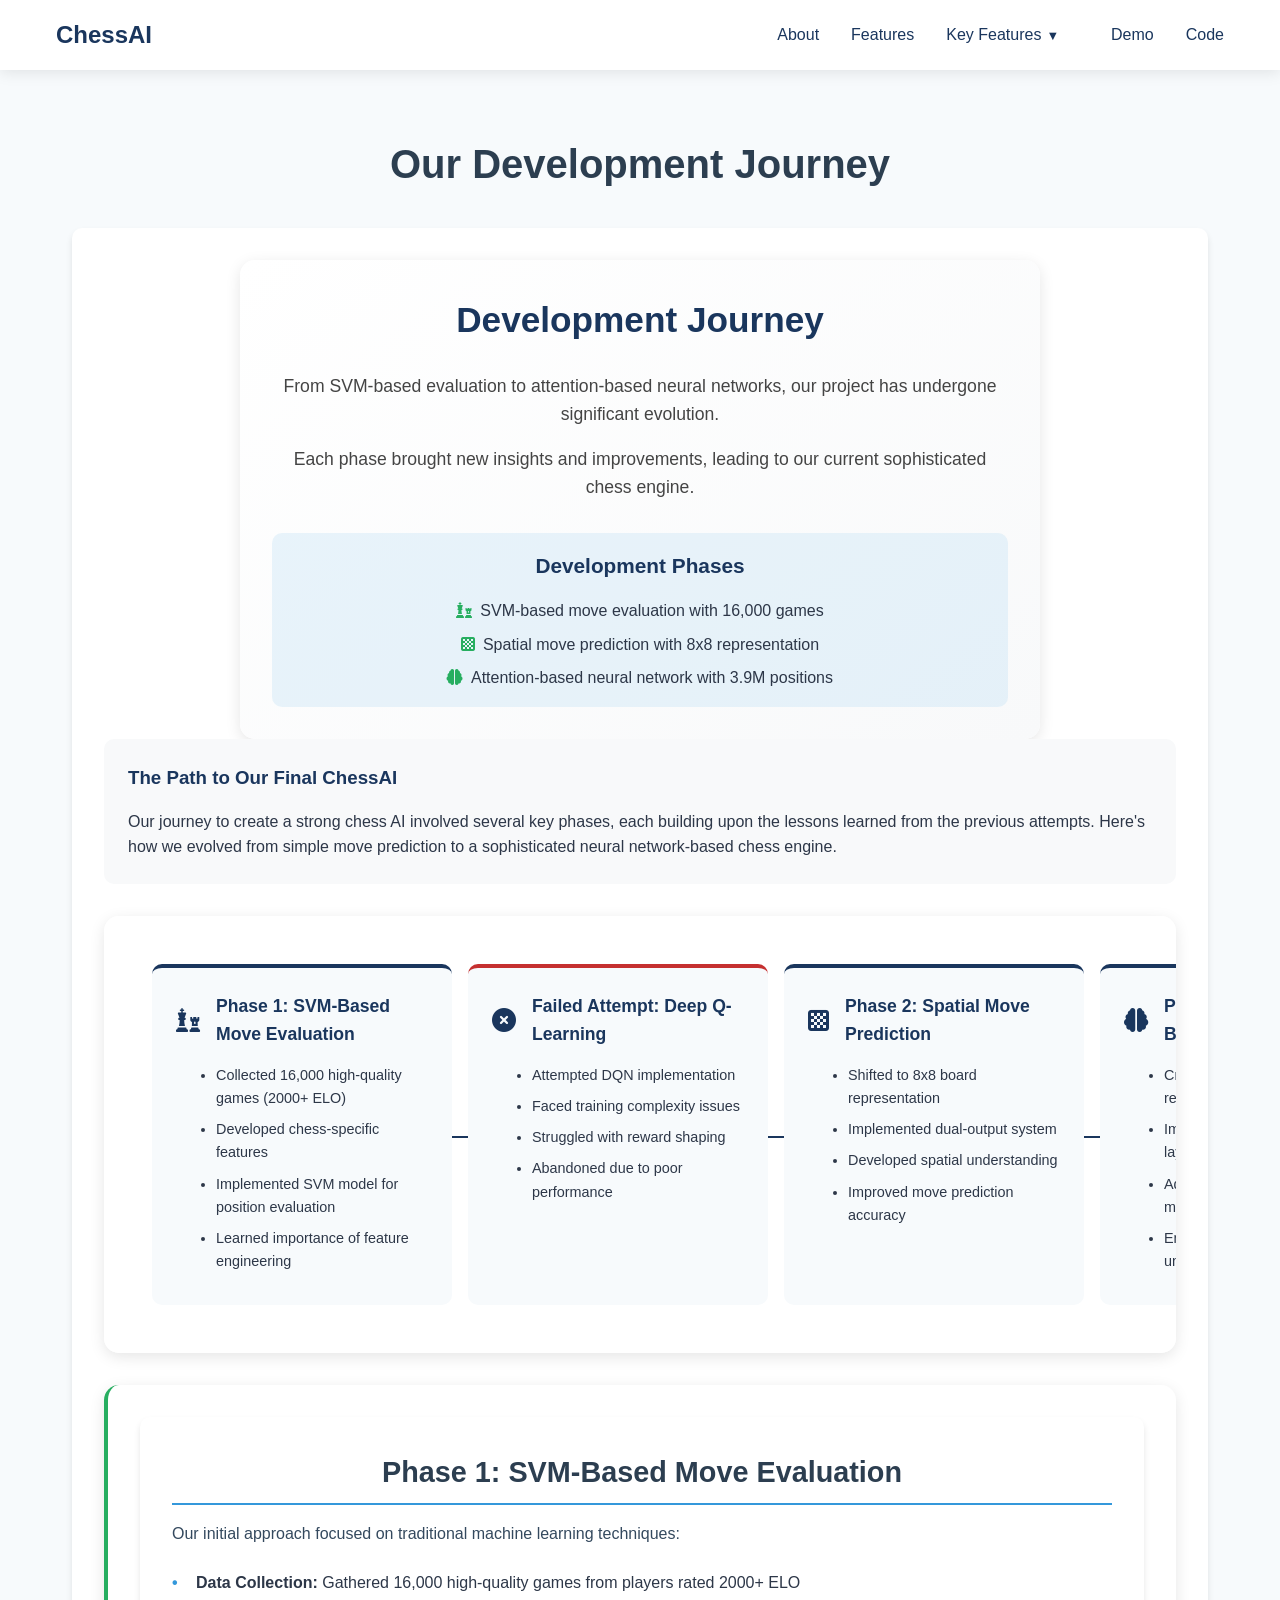
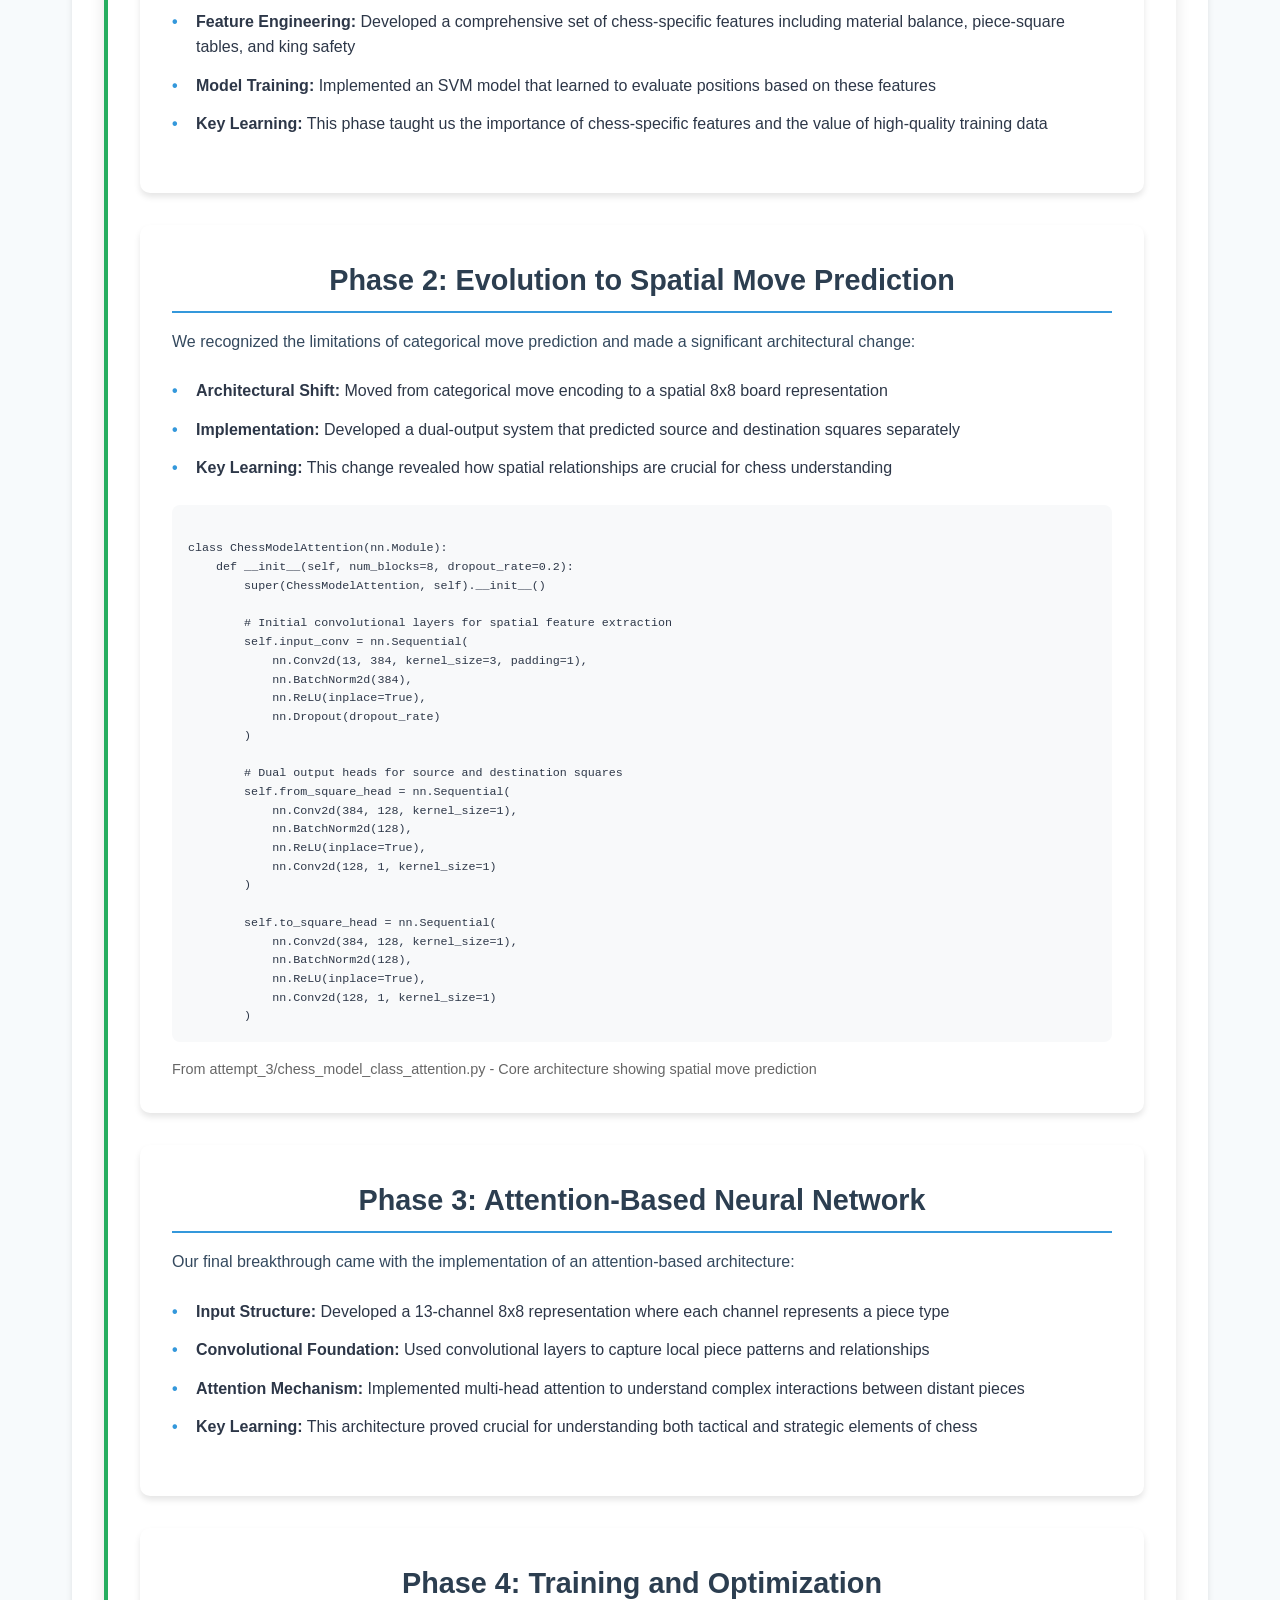
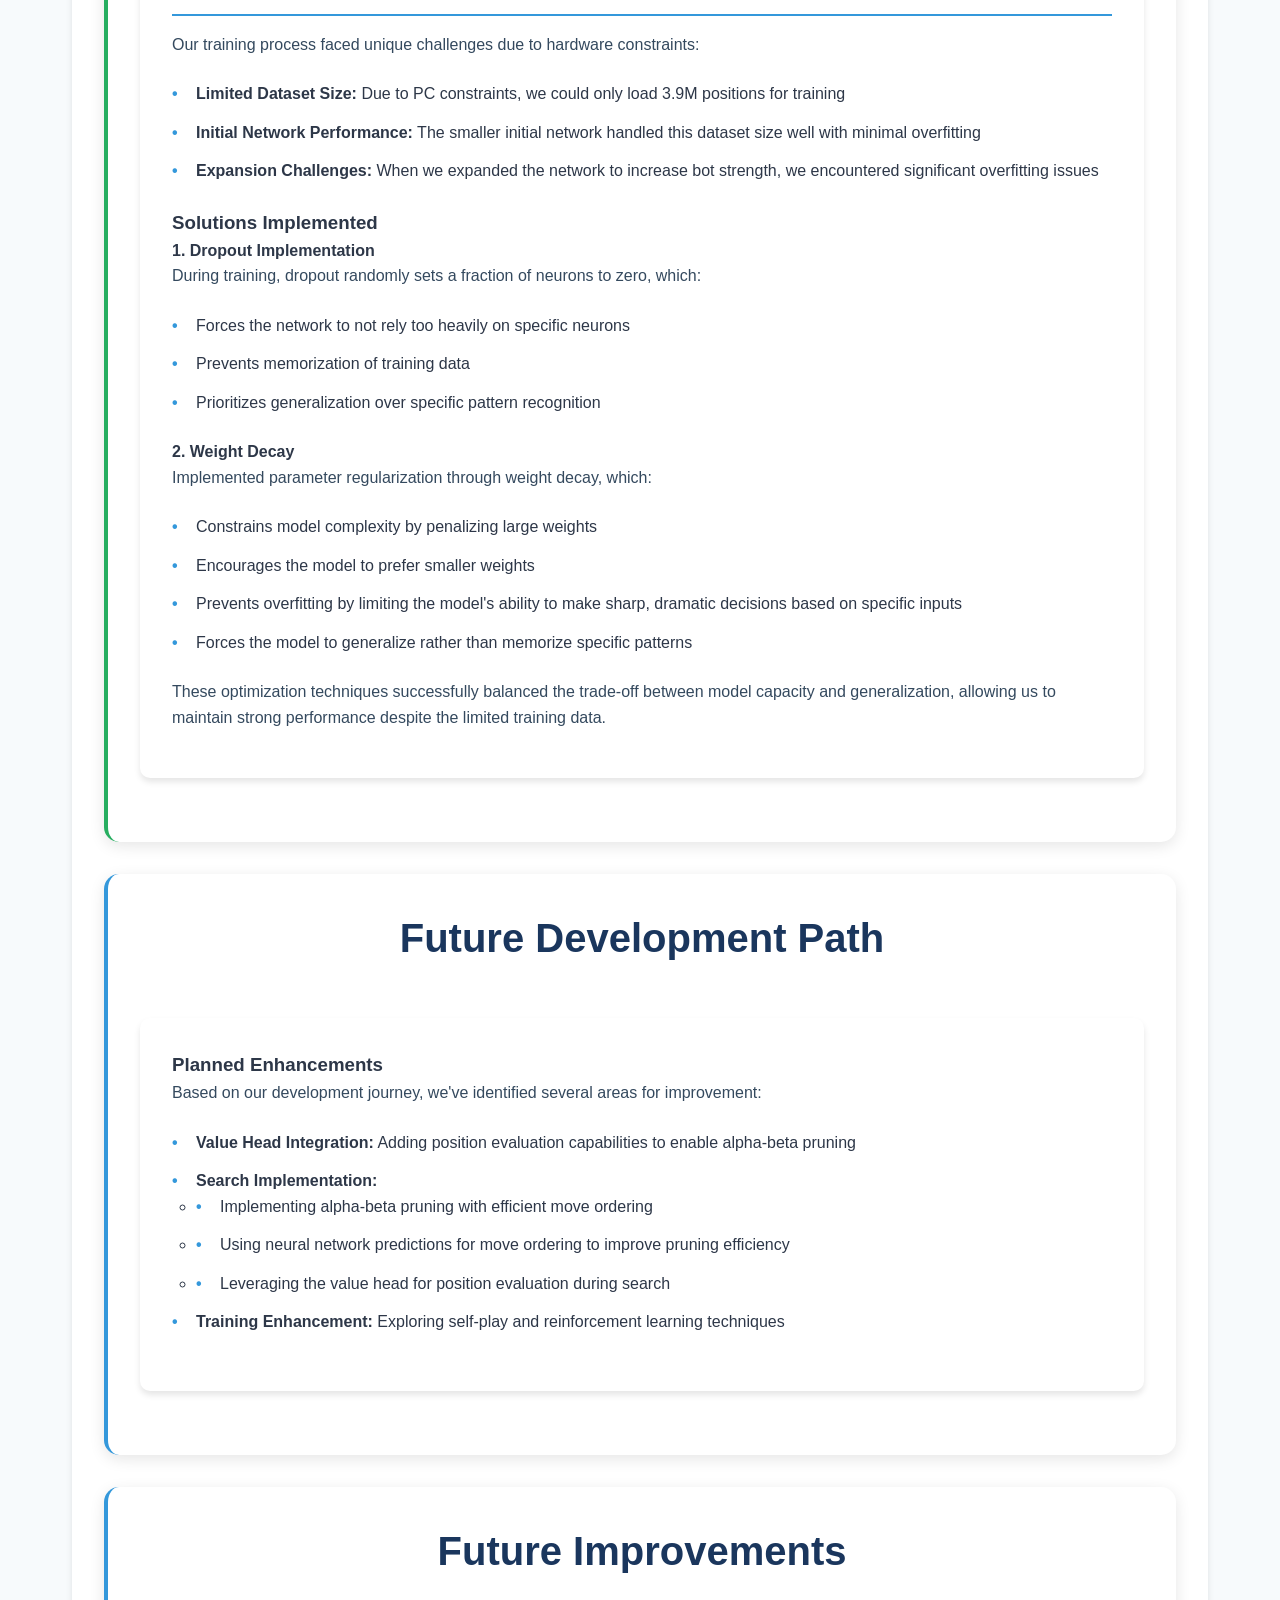
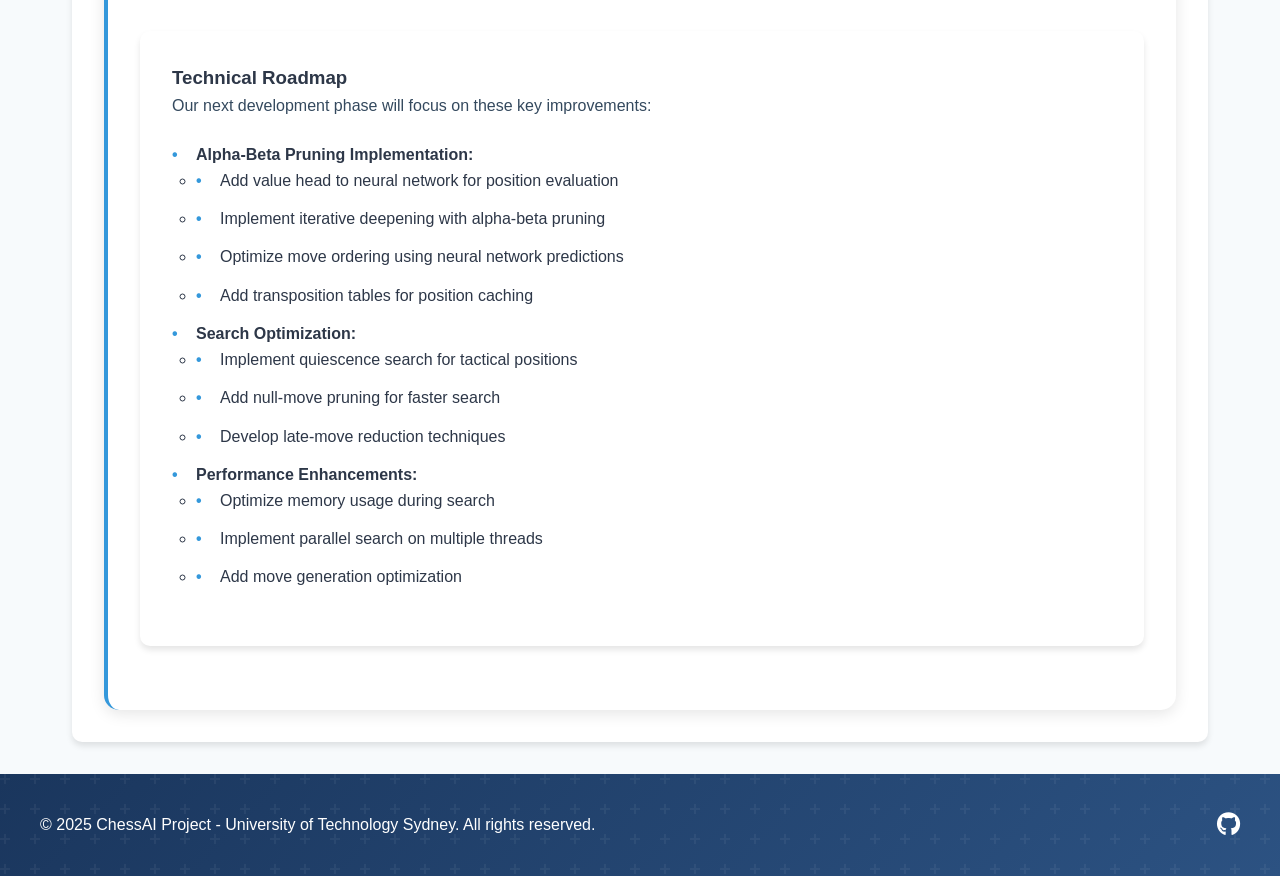
<file: features/whatworked.html>
<!DOCTYPE html>
<html lang="en">
<head>
    <meta charset="UTF-8">
    <meta name="viewport" content="width=device-width, initial-scale=1.0">
    <title>What Worked - ChessAI Project</title>
    <link rel="stylesheet" href="../styles/main.css">
    <link rel="stylesheet" href="https://cdnjs.cloudflare.com/ajax/libs/font-awesome/6.0.0/css/all.min.css">
    <script src="../scripts/scroll-animations.js" defer></script>
    <style>
        .feature-detail-section {
            margin-top: 100px;
        }
        .success-section {
            background: var(--white);
            padding: 2rem;
            border-radius: 15px;
            box-shadow: 0 4px 15px rgba(0,0,0,0.1);
            border-left: 4px solid #27ae60;
        }
        .future-section {
            background: var(--white);
            padding: 2rem;
            border-radius: 15px;
            box-shadow: 0 4px 15px rgba(0,0,0,0.1);
            border-left: 4px solid #3498db;
            margin-top: 2rem;
        }
        .code-snippet {
            background: #f8f9fa;
            padding: 1rem;
            border-radius: 8px;
            margin: 1rem 0;
            font-family: monospace;
            white-space: pre-wrap;
            font-size: 0.9em;
        }
        .code-reference {
            color: #666;
            font-size: 0.9em;
            margin-top: 0.5rem;
        }
        .development-journey {
            margin-bottom: 2rem;
            padding: 1.5rem;
            background: #f8f9fa;
            border-radius: 10px;
        }
        .development-journey h3 {
            color: var(--primary-color);
            margin-bottom: 1rem;
        }
        /* Flowchart Styles */
        .flowchart {
            margin: 2rem 0;
            padding: 2rem;
            background: var(--white);
            border-radius: 15px;
            box-shadow: 0 4px 15px rgba(0,0,0,0.1);
            overflow-x: auto;
        }
        .flowchart-container {
            display: flex;
            flex-direction: row;
            align-items: stretch;
            gap: 1rem;
            position: relative;
            min-width: max-content;
            padding: 1rem;
        }
        .flowchart-step {
            width: 300px;
            min-width: 300px;
            padding: 1.5rem;
            background: var(--light-bg);
            border-radius: 10px;
            position: relative;
            border-top: 4px solid var(--primary-color);
        }
        .flowchart-step::before {
            content: '';
            position: absolute;
            top: 50%;
            right: -1rem;
            width: 1rem;
            height: 2px;
            background: var(--primary-color);
        }
        .flowchart-step:last-child::before {
            display: none;
        }
        .flowchart-step h3 {
            color: var(--primary-color);
            margin-bottom: 1rem;
            display: flex;
            align-items: center;
            gap: 1rem;
            font-size: 1.1rem;
        }
        .flowchart-step h3 i {
            font-size: 1.5rem;
        }
        .flowchart-step ul {
            margin-left: 2.5rem;
            font-size: 0.9rem;
        }
        .flowchart-step ul li {
            margin-bottom: 0.5rem;
        }
        @media (max-width: 768px) {
            .flowchart-container {
                padding: 0.5rem;
            }
            .flowchart-step {
                width: 250px;
                min-width: 250px;
            }
        }
        /* Add dropdown styles */
        .dropdown {
            position: relative;
            display: inline-block;
        }
        .dropdown-content {
            display: none;
            position: absolute;
            background-color: var(--white);
            min-width: 200px;
            box-shadow: 0 8px 16px rgba(0,0,0,0.1);
            border-radius: 8px;
            z-index: 1;
        }
        .dropdown:hover .dropdown-content {
            display: block;
        }
        .dropdown-content a {
            color: var(--text-color);
            padding: 12px 16px;
            text-decoration: none;
            display: block;
            transition: background-color 0.3s;
        }
        .dropdown-content a:hover {
            background-color: var(--light-bg);
            color: var(--primary-color);
        }
        .dropdown > a {
            padding-right: 20px;
        }
        .dropdown > a::after {
            content: '▼';
            font-size: 0.8em;
            margin-left: 5px;
        }
    </style>
</head>
<body>
    <header class="header">
        <nav class="nav-container">
            <div class="logo"><a href="../index.html">ChessAI</a></div>
            <ul class="nav-links">
                <li><a href="../index.html#about">About</a></li>
                <li><a href="../index.html#features">Features</a></li>
                <li class="dropdown">
                    <a href="#">Key Features</a>
                    <div class="dropdown-content">
                        <a href="ai-powered.html">AI-Powered</a>
                        <a href="fast-processing.html">Fast Processing</a>
                        <a href="results-documentation.html">Results and Documentation</a>
                    </div>
                </li>
                <li><a href="../index.html#demo">Demo</a></li>
                <li><a href="../index.html#code">Code</a></li>
            </ul>
        </nav>
    </header>

    <main>
        <section class="feature-detail-section">
            <h1>Our Development Journey</h1>
            <div class="feature-content">
                <div class="project-overview" style="text-align: center; max-width: 800px; margin: 0 auto; padding: 2rem; background: linear-gradient(145deg, #ffffff, #f8f9fa); border-radius: 15px; box-shadow: 0 4px 15px rgba(0,0,0,0.1);">
                    <h2 style="color: var(--primary-color); font-size: 2.2rem; margin-bottom: 1.5rem; font-weight: 600;">Development Journey</h2>
                    <p style="font-size: 1.1rem; line-height: 1.6; color: #444; margin-bottom: 1rem;">From SVM-based evaluation to attention-based neural networks, our project has undergone significant evolution.</p>
                    <p style="font-size: 1.1rem; line-height: 1.6; color: #444;">Each phase brought new insights and improvements, leading to our current sophisticated chess engine.</p>
                    <div style="margin-top: 2rem; padding: 1rem; background: rgba(52, 152, 219, 0.1); border-radius: 10px;">
                        <h3 style="color: var(--primary-color); font-size: 1.3rem; margin-bottom: 1rem;">Development Phases</h3>
                        <ul style="list-style: none; padding: 0; margin: 0;">
                            <li style="margin-bottom: 0.5rem;"><i class="fas fa-chess" style="color: #27ae60; margin-right: 0.5rem;"></i>SVM-based move evaluation with 16,000 games</li>
                            <li style="margin-bottom: 0.5rem;"><i class="fas fa-chess-board" style="color: #27ae60; margin-right: 0.5rem;"></i>Spatial move prediction with 8x8 representation</li>
                            <li><i class="fas fa-brain" style="color: #27ae60; margin-right: 0.5rem;"></i>Attention-based neural network with 3.9M positions</li>
                        </ul>
                    </div>
                </div>

                <div class="development-journey">
                    <h3>The Path to Our Final ChessAI</h3>
                    <p>Our journey to create a strong chess AI involved several key phases, each building upon the lessons learned from the previous attempts. Here's how we evolved from simple move prediction to a sophisticated neural network-based chess engine.</p>
                </div>

                <div class="flowchart">
                    <div class="flowchart-container">
                        <div class="flowchart-step">
                            <h3><i class="fas fa-chess"></i> Phase 1: SVM-Based Move Evaluation</h3>
                            <ul>
                                <li>Collected 16,000 high-quality games (2000+ ELO)</li>
                                <li>Developed chess-specific features</li>
                                <li>Implemented SVM model for position evaluation</li>
                                <li>Learned importance of feature engineering</li>
                            </ul>
                        </div>
                        
                        <div class="flowchart-step" style="border-top: 4px solid #c53030;">
                            <h3><i class="fas fa-times-circle"></i> Failed Attempt: Deep Q-Learning</h3>
                            <ul>
                                <li>Attempted DQN implementation</li>
                                <li>Faced training complexity issues</li>
                                <li>Struggled with reward shaping</li>
                                <li>Abandoned due to poor performance</li>
                            </ul>
                        </div>
                        
                        <div class="flowchart-step">
                            <h3><i class="fas fa-chess-board"></i> Phase 2: Spatial Move Prediction</h3>
                            <ul>
                                <li>Shifted to 8x8 board representation</li>
                                <li>Implemented dual-output system</li>
                                <li>Developed spatial understanding</li>
                                <li>Improved move prediction accuracy</li>
                            </ul>
                        </div>
                        
                        <div class="flowchart-step">
                            <h3><i class="fas fa-brain"></i> Phase 3: Attention-Based Neural Network</h3>
                            <ul>
                                <li>Created 13-channel input representation</li>
                                <li>Implemented convolutional layers</li>
                                <li>Added multi-head attention mechanism</li>
                                <li>Enhanced strategic understanding</li>
                            </ul>
                        </div>
                        
                        <div class="flowchart-step">
                            <h3><i class="fas fa-cogs"></i> Phase 4: Training and Optimization</h3>
                            <ul>
                                <li>Curated 3.9M training positions</li>
                                <li>Implemented cosine learning rate scheduling</li>
                                <li>Optimized memory usage</li>
                                <li>Balanced memorization and generalization</li>
                            </ul>
                        </div>
                    </div>
                </div>

                <div class="success-section">
                    <div class="ai-model-section">
                        <h2>Phase 1: SVM-Based Move Evaluation</h2>
                        <p>Our initial approach focused on traditional machine learning techniques:</p>
                        <ul class="feature-list">
                            <li><strong>Data Collection:</strong> Gathered 16,000 high-quality games from players rated 2000+ ELO</li>
                            <li><strong>Feature Engineering:</strong> Developed a comprehensive set of chess-specific features including material balance, piece-square tables, and king safety</li>
                            <li><strong>Model Training:</strong> Implemented an SVM model that learned to evaluate positions based on these features</li>
                            <li><strong>Key Learning:</strong> This phase taught us the importance of chess-specific features and the value of high-quality training data</li>
                        </ul>
                    </div>

                    <div class="ai-model-section">
                        <h2>Phase 2: Evolution to Spatial Move Prediction</h2>
                        <p>We recognized the limitations of categorical move prediction and made a significant architectural change:</p>
                        <ul class="feature-list">
                            <li><strong>Architectural Shift:</strong> Moved from categorical move encoding to a spatial 8x8 board representation</li>
                            <li><strong>Implementation:</strong> Developed a dual-output system that predicted source and destination squares separately</li>
                            <li><strong>Key Learning:</strong> This change revealed how spatial relationships are crucial for chess understanding</li>
                        </ul>
                        <div class="code-snippet">
class ChessModelAttention(nn.Module):
    def __init__(self, num_blocks=8, dropout_rate=0.2):
        super(ChessModelAttention, self).__init__()
        
        # Initial convolutional layers for spatial feature extraction
        self.input_conv = nn.Sequential(
            nn.Conv2d(13, 384, kernel_size=3, padding=1),
            nn.BatchNorm2d(384),
            nn.ReLU(inplace=True),
            nn.Dropout(dropout_rate)
        )
        
        # Dual output heads for source and destination squares
        self.from_square_head = nn.Sequential(
            nn.Conv2d(384, 128, kernel_size=1),
            nn.BatchNorm2d(128),
            nn.ReLU(inplace=True),
            nn.Conv2d(128, 1, kernel_size=1)
        )
        
        self.to_square_head = nn.Sequential(
            nn.Conv2d(384, 128, kernel_size=1),
            nn.BatchNorm2d(128),
            nn.ReLU(inplace=True),
            nn.Conv2d(128, 1, kernel_size=1)
        )</div>
                        <div class="code-reference">From attempt_3/chess_model_class_attention.py - Core architecture showing spatial move prediction</div>
                    </div>

                    <div class="ai-model-section">
                        <h2>Phase 3: Attention-Based Neural Network</h2>
                        <p>Our final breakthrough came with the implementation of an attention-based architecture:</p>
                        <ul class="feature-list">
                            <li><strong>Input Structure:</strong> Developed a 13-channel 8x8 representation where each channel represents a piece type</li>
                            <li><strong>Convolutional Foundation:</strong> Used convolutional layers to capture local piece patterns and relationships</li>
                            <li><strong>Attention Mechanism:</strong> Implemented multi-head attention to understand complex interactions between distant pieces</li>
                            <li><strong>Key Learning:</strong> This architecture proved crucial for understanding both tactical and strategic elements of chess</li>
                        </ul>
                    </div>

                    <div class="ai-model-section">
                        <h2>Phase 4: Training and Optimization</h2>
                        <p>Our training process faced unique challenges due to hardware constraints:</p>
                        <ul class="feature-list">
                            <li><strong>Limited Dataset Size:</strong> Due to PC constraints, we could only load 3.9M positions for training</li>
                            <li><strong>Initial Network Performance:</strong> The smaller initial network handled this dataset size well with minimal overfitting</li>
                            <li><strong>Expansion Challenges:</strong> When we expanded the network to increase bot strength, we encountered significant overfitting issues</li>
                        </ul>

                        <h3>Solutions Implemented</h3>
                        <div class="solution-box">
                            <h4>1. Dropout Implementation</h4>
                            <p>During training, dropout randomly sets a fraction of neurons to zero, which:</p>
                            <ul class="feature-list">
                                <li>Forces the network to not rely too heavily on specific neurons</li>
                                <li>Prevents memorization of training data</li>
                                <li>Prioritizes generalization over specific pattern recognition</li>
                            </ul>
                        </div>

                        <div class="solution-box">
                            <h4>2. Weight Decay</h4>
                            <p>Implemented parameter regularization through weight decay, which:</p>
                            <ul class="feature-list">
                                <li>Constrains model complexity by penalizing large weights</li>
                                <li>Encourages the model to prefer smaller weights</li>
                                <li>Prevents overfitting by limiting the model's ability to make sharp, dramatic decisions based on specific inputs</li>
                                <li>Forces the model to generalize rather than memorize specific patterns</li>
                            </ul>
                        </div>

                        <p>These optimization techniques successfully balanced the trade-off between model capacity and generalization, allowing us to maintain strong performance despite the limited training data.</p>
                    </div>
                </div>

                <div class="future-section">
                    <h2>Future Development Path</h2>
                    <div class="ai-model-section">
                        <h3>Planned Enhancements</h3>
                        <p>Based on our development journey, we've identified several areas for improvement:</p>
                        <ul class="feature-list">
                            <li><strong>Value Head Integration:</strong> Adding position evaluation capabilities to enable alpha-beta pruning</li>
                            <li><strong>Search Implementation:</strong> 
                                <ul>
                                    <li>Implementing alpha-beta pruning with efficient move ordering</li>
                                    <li>Using neural network predictions for move ordering to improve pruning efficiency</li>
                                    <li>Leveraging the value head for position evaluation during search</li>
                                </ul>
                            </li>
                            <li><strong>Training Enhancement:</strong> Exploring self-play and reinforcement learning techniques</li>
                        </ul>
                    </div>
                </div>

                <div class="future-section">
                    <h2>Future Improvements</h2>
                    <div class="ai-model-section">
                        <h3>Technical Roadmap</h3>
                        <p>Our next development phase will focus on these key improvements:</p>
                        <ul class="feature-list">
                            <li><strong>Alpha-Beta Pruning Implementation:</strong>
                                <ul>
                                    <li>Add value head to neural network for position evaluation</li>
                                    <li>Implement iterative deepening with alpha-beta pruning</li>
                                    <li>Optimize move ordering using neural network predictions</li>
                                    <li>Add transposition tables for position caching</li>
                                </ul>
                            </li>
                            <li><strong>Search Optimization:</strong>
                                <ul>
                                    <li>Implement quiescence search for tactical positions</li>
                                    <li>Add null-move pruning for faster search</li>
                                    <li>Develop late-move reduction techniques</li>
                                </ul>
                            </li>
                            <li><strong>Performance Enhancements:</strong>
                                <ul>
                                    <li>Optimize memory usage during search</li>
                                    <li>Implement parallel search on multiple threads</li>
                                    <li>Add move generation optimization</li>
                                </ul>
                            </li>
                        </ul>
                    </div>
                </div>
            </div>
        </section>
    </main>

    <footer class="footer">
        <div class="footer-content">
            <p>&copy; 2025 ChessAI Project - University of Technology Sydney. All rights reserved.</p>
            <div class="social-links">
                <a href="https://github.com/cameron-j1" target="_blank"><i class="fab fa-github"></i></a>
            </div>
        </div>
    </footer>
</body>
</html>
</file>
<file: styles/main.css>
/* Modern CSS Reset */
* {
    margin: 0;
    padding: 0;
    box-sizing: border-box;
}

/* Variables */
:root {
    --primary-color: #1a365d;    /* Deep navy blue */
    --secondary-color: #2c5282;  /* Royal blue */
    --accent-color: #c53030;     /* Deep red */
    --text-color: #2d3748;       /* Dark gray */
    --light-bg: #f7fafc;         /* Light gray */
    --white: #ffffff;
    --max-width: 1200px;
    --gradient-start: #1a365d;
    --gradient-end: #2c5282;
}

/* Base Styles */
html {
    scroll-behavior: smooth;
    scroll-padding-top: 80px; /* Accounts for fixed header */
}

body {
    font-family: 'Segoe UI', Tahoma, Geneva, Verdana, sans-serif;
    line-height: 1.6;
    color: var(--text-color);
    background-color: var(--light-bg);
    overflow-x: hidden;
}

/* Header Styles */
.header {
    background-color: var(--white);
    box-shadow: 0 2px 15px rgba(0,0,0,0.1);
    position: fixed;
    width: 100%;
    top: 0;
    z-index: 1000;
    backdrop-filter: blur(10px);
    background-color: rgba(255, 255, 255, 0.95);
}

.nav-container {
    max-width: var(--max-width);
    margin: 0 auto;
    padding: 1rem;
    display: flex;
    justify-content: space-between;
    align-items: center;
}

.logo {
    font-size: 1.5rem;
    font-weight: bold;
    color: var(--primary-color);
}

.logo a {
    text-decoration: none;
    color: inherit;
    transition: color 0.3s ease;
}

.logo a:hover {
    color: var(--secondary-color);
}

.nav-links {
    display: flex;
    list-style: none;
    gap: 2rem;
}

.nav-links a {
    text-decoration: none;
    color: var(--primary-color);
    font-weight: 500;
    transition: color 0.3s ease;
}

.nav-links a:hover {
    color: var(--secondary-color);
}

/* Hero Section */
.hero-section {
    height: 100vh;
    background: linear-gradient(135deg, var(--gradient-start), var(--gradient-end));
    display: flex;
    align-items: center;
    justify-content: center;
    text-align: center;
    color: var(--white);
    padding: 2rem;
    position: relative;
    overflow: hidden;
    background-attachment: fixed;
    background-size: cover;
    background-position: center;
}

.hero-section::before {
    content: '';
    position: absolute;
    top: 0;
    left: 0;
    right: 0;
    bottom: 0;
    background: url("data:image/svg+xml,%3Csvg width='60' height='60' viewBox='0 0 60 60' xmlns='http://www.w3.org/2000/svg'%3E%3Cg fill='none' fill-rule='evenodd'%3E%3Cg fill='%23ffffff' fill-opacity='0.05'%3E%3Cpath d='M36 34v-4h-2v4h-4v2h4v4h2v-4h4v-2h-4zm0-30V0h-2v4h-4v2h4v4h2V6h4V4h-4zM6 34v-4H4v4H0v2h4v4h2v-4h4v-2H6zM6 4V0H4v4H0v2h4v4h2V6h4V4H6z'/%3E%3C/g%3E%3C/g%3E%3C/svg%3E");
}

.floating-pieces {
    position: absolute;
    width: 100%;
    height: 100%;
    top: 0;
    left: 0;
    pointer-events: none;
}

.piece {
    position: absolute;
    color: rgba(255, 255, 255, 0.12);
    font-size: 3.5rem;
    filter: drop-shadow(0 2px 4px rgba(0,0,0,0.1));
    animation: float 15s infinite ease-in-out;
}

.piece-1 {
    top: 20%;
    left: 10%;
    animation-delay: 0s;
}

.piece-2 {
    top: 30%;
    right: 15%;
    animation-delay: -2s;
}

.piece-3 {
    bottom: 25%;
    left: 20%;
    animation-delay: -4s;
}

.piece-4 {
    bottom: 35%;
    right: 25%;
    animation-delay: -6s;
}

.piece-5 {
    top: 50%;
    left: 5%;
    animation-delay: -8s;
}

.piece-6 {
    top: 60%;
    right: 10%;
    animation-delay: -10s;
}

@keyframes float {
    0% {
        transform: translate(0, 0) rotate(0deg);
    }
    25% {
        transform: translate(20px, -20px) rotate(5deg);
    }
    50% {
        transform: translate(0, -40px) rotate(0deg);
    }
    75% {
        transform: translate(-20px, -20px) rotate(-5deg);
    }
    100% {
        transform: translate(0, 0) rotate(0deg);
    }
}

.hero-content {
    position: relative;
    z-index: 1;
    background: rgba(26, 54, 93, 0.2);
    padding: 3rem;
    border-radius: 20px;
    backdrop-filter: blur(10px);
    box-shadow: 0 8px 32px rgba(0, 0, 0, 0.1);
    border: 1px solid rgba(255, 255, 255, 0.1);
    opacity: 0;
    transform: translateY(30px);
    transition: all 0.8s ease-out;
}

.hero-content.visible {
    opacity: 1;
    transform: translateY(0);
}

.hero-content h1 {
    font-size: 4rem;
    margin-bottom: 1.5rem;
    text-shadow: 2px 2px 4px rgba(0, 0, 0, 0.2);
    background: linear-gradient(to right, #ffffff, #e2e8f0);
    -webkit-background-clip: text;
    -webkit-text-fill-color: transparent;
}

.hero-content p {
    font-size: 1.2rem;
    margin-bottom: 0.5rem;
    opacity: 0.9;
}

.hero-content p:last-of-type {
    margin-bottom: 2rem;
    font-weight: 500;
}

.cta-button {
    display: inline-block;
    padding: 1rem 2.5rem;
    background: linear-gradient(135deg, var(--accent-color), #e53e3e);
    color: var(--white);
    text-decoration: none;
    border-radius: 8px;
    transition: all 0.3s ease;
    box-shadow: 0 4px 15px rgba(197, 48, 48, 0.3);
    border: 1px solid rgba(255, 255, 255, 0.1);
}

.cta-button:hover {
    transform: translateY(-2px);
    box-shadow: 0 6px 20px rgba(197, 48, 48, 0.4);
}

/* Section Styles */
section {
    padding: 5rem 2rem;
    opacity: 0;
    transform: translateY(20px);
    transition: opacity 0.6s ease-out, transform 0.6s ease-out;
}

section.visible {
    opacity: 1;
    transform: translateY(0);
}

section h2 {
    text-align: center;
    font-size: 2.5rem;
    margin-bottom: 3rem;
    color: var(--primary-color);
}

/* Features Grid */
.features-grid {
    display: grid;
    grid-template-columns: repeat(auto-fit, minmax(250px, 1fr));
    gap: 2rem;
    max-width: var(--max-width);
    margin: 0 auto;
}

/* Feature Cards */
.feature-link {
    text-decoration: none;
    color: inherit;
    display: block;
    height: 100%;
}

.feature-card {
    background: var(--white);
    padding: 2.5rem;
    border-radius: 15px;
    box-shadow: 0 4px 20px rgba(0,0,0,0.08);
    text-align: center;
    transition: all 0.3s ease;
    border: 1px solid rgba(0,0,0,0.05);
    position: relative;
    overflow: hidden;
    opacity: 0;
    transform: translateY(30px);
    transition: all 0.5s ease-out;
}

.feature-card.visible {
    opacity: 1;
    transform: translateY(0);
}

.feature-card:nth-child(1) { transition-delay: 0.1s; }
.feature-card:nth-child(2) { transition-delay: 0.2s; }
.feature-card:nth-child(3) { transition-delay: 0.3s; }

.feature-card::before {
    content: '';
    position: absolute;
    top: 0;
    left: 0;
    width: 100%;
    height: 4px;
    background: linear-gradient(to right, var(--primary-color), var(--secondary-color));
    opacity: 0;
    transition: opacity 0.3s ease;
}

.feature-card:hover::before {
    opacity: 1;
}

.feature-card:hover {
    transform: translateY(-5px);
    box-shadow: 0 8px 25px rgba(0,0,0,0.12);
}

.feature-card i {
    font-size: 2.5rem;
    color: var(--secondary-color);
    margin-bottom: 1rem;
    transition: transform 0.3s ease;
}

.feature-card:hover i {
    transform: scale(1.1);
}

.feature-card h3 {
    color: var(--primary-color);
    margin-bottom: 1rem;
    transition: color 0.3s ease;
}

.feature-card:hover h3 {
    color: var(--secondary-color);
}

.feature-card p {
    color: #666;
    transition: color 0.3s ease;
}

.feature-card:hover p {
    color: #444;
}

/* Feature Detail Pages */
.feature-detail-section {
    padding-top: 120px;
    padding-bottom: 4rem;
    max-width: var(--max-width);
    margin: 0 auto;
    padding-left: 2rem;
    padding-right: 2rem;
}

.feature-detail-section h1 {
    color: var(--primary-color);
    font-size: 2.5rem;
    margin-bottom: 2rem;
    text-align: center;
}

.feature-content {
    background: var(--white);
    padding: 2rem;
    border-radius: 10px;
    box-shadow: 0 4px 6px rgba(0,0,0,0.1);
}

/* Logo Link */
.logo a {
    text-decoration: none;
    color: inherit;
}

/* Demo Section */
.demo-section {
    background-color: var(--light-bg);
    position: relative;
    overflow: hidden;
}

.demo-container {
    max-width: var(--max-width);
    margin: 0 auto;
    display: grid;
    grid-template-columns: 1fr;
    gap: 2rem;
    padding: 0 1rem;
}

.bot-profile, .bot-stats {
    background: var(--white);
    padding: 2rem;
    border-radius: 10px;
    box-shadow: 0 4px 6px rgba(0,0,0,0.1);
}

.bot-profile {
    text-align: center;
}

.lichess-profile {
    position: relative;
    z-index: 10;
}

.lichess-button {
    display: inline-flex;
    align-items: center;
    gap: 0.5rem;
    padding: 1rem 2rem;
    background-color: #4d4d4d;
    color: var(--white);
    text-decoration: none;
    border-radius: 5px;
    transition: all 0.3s ease;
    margin-top: 1rem;
    position: relative;
    z-index: 20;
    cursor: pointer;
    pointer-events: auto;
}

.lichess-button:hover {
    background-color: #3d3d3d;
    transform: translateY(-2px);
}

.lichess-button i {
    font-size: 1.2rem;
    pointer-events: none;
}

.lichess-embed {
    text-align: center;
    background: var(--white);
    border-radius: 8px;
    overflow: hidden;
    box-shadow: 0 2px 4px rgba(0,0,0,0.1);
    min-height: 200px;
    position: relative;
}

/* Ensure the embedded content is properly sized */
.lichess-embed > * {
    width: 100% !important;
    max-width: 100% !important;
}

.lichess-embed iframe {
    display: block;
    margin: 0 auto;
    background: transparent;
}

.bot-profile h3, .bot-stats h3 {
    color: var(--primary-color);
    margin-bottom: 1rem;
}

/* Code Section */
.code-section {
    background-color: var(--white);
    position: relative;
    overflow: hidden;
}

.code-content {
    text-align: center;
    position: relative;
    z-index: 10;
}

.github-button {
    display: inline-flex;
    align-items: center;
    gap: 0.5rem;
    padding: 1rem 2rem;
    background-color: var(--primary-color);
    color: var(--white);
    text-decoration: none;
    border-radius: 5px;
    transition: all 0.3s ease;
    position: relative;
    z-index: 20;
    cursor: pointer;
    pointer-events: auto;
}

.github-button:hover {
    background-color: #1a252f;
    transform: translateY(-2px);
}

.github-button i {
    font-size: 1.2rem;
    pointer-events: none;
}

/* Footer */
.footer {
    background: linear-gradient(135deg, var(--primary-color), var(--secondary-color));
    color: var(--white);
    padding: 2rem;
    position: relative;
    overflow: hidden;
}

.footer::before {
    content: '';
    position: absolute;
    top: 0;
    left: 0;
    right: 0;
    bottom: 0;
    background: url("data:image/svg+xml,%3Csvg width='60' height='60' viewBox='0 0 60 60' xmlns='http://www.w3.org/2000/svg'%3E%3Cg fill='none' fill-rule='evenodd'%3E%3Cg fill='%23ffffff' fill-opacity='0.05'%3E%3Cpath d='M36 34v-4h-2v4h-4v2h4v4h2v-4h4v-2h-4zm0-30V0h-2v4h-4v2h4v4h2V6h4V4h-4zM6 34v-4H4v4H0v2h4v4h2v-4h4v-2H6zM6 4V0H4v4H0v2h4v4h2V6h4V4H6z'/%3E%3C/g%3E%3C/g%3E%3C/svg%3E");
}

.footer-content {
    max-width: var(--max-width);
    margin: 0 auto;
    display: flex;
    justify-content: space-between;
    align-items: center;
}

.social-links {
    display: flex;
    gap: 1rem;
}

.social-links a {
    color: var(--white);
    font-size: 1.5rem;
    transition: color 0.3s ease;
}

.social-links a:hover {
    color: var(--secondary-color);
}

/* Responsive adjustments for demo section */
@media (min-width: 1024px) {
    .demo-container {
        grid-template-columns: repeat(2, 1fr);
    }
}

@media (max-width: 768px) {
    .nav-container {
        flex-direction: column;
        gap: 1rem;
    }

    .nav-links {
        flex-direction: column;
        gap: 1rem;
        text-align: center;
    }

    .hero-content h1 {
        font-size: 2.5rem;
    }

    .footer-content {
        flex-direction: column;
        gap: 1rem;
        text-align: center;
    }

    .demo-container {
        grid-template-columns: 1fr;
    }

    .lichess-embed iframe {
        height: 350px !important;
    }
}

/* Bot Statistics Styles */
.bot-stats {
    background: var(--white);
    padding: 2rem;
    border-radius: 10px;
    box-shadow: 0 4px 6px rgba(0,0,0,0.1);
}

.bot-stats h3 {
    color: var(--primary-color);
    margin-bottom: 1.5rem;
    text-align: center;
}

.loading-spinner {
    text-align: center;
    padding: 2rem;
    color: var(--primary-color);
}

.loading-spinner i {
    font-size: 2rem;
    margin-bottom: 1rem;
}

.bot-rating-card {
    background: var(--light-bg);
    border-radius: 8px;
    overflow: hidden;
}

.rating-header {
    background: var(--primary-color);
    color: var(--white);
    padding: 1rem;
    text-align: center;
    display: flex;
    align-items: center;
    justify-content: center;
    gap: 1rem;
}

.bot-avatar {
    width: 50px;
    height: 50px;
    border-radius: 50%;
    border: 2px solid var(--white);
}

.rating-header h4 {
    font-size: 1.2rem;
    margin: 0;
}

.rating-details {
    padding: 1.5rem;
    display: grid;
    grid-template-columns: repeat(auto-fit, minmax(200px, 1fr));
    gap: 1rem;
}

.rating-item {
    background: var(--white);
    padding: 1rem;
    border-radius: 6px;
    text-align: center;
    box-shadow: 0 2px 4px rgba(0,0,0,0.05);
}

.rating-item .label {
    display: block;
    color: var(--text-color);
    font-size: 0.9rem;
    margin-bottom: 0.5rem;
}

.rating-item .value {
    display: block;
    color: var(--primary-color);
    font-size: 1.2rem;
    font-weight: bold;
}

.error-message {
    text-align: center;
    padding: 2rem;
}

.error-message p {
    margin-bottom: 1rem;
    color: var(--text-color);
}

.lichess-profile-link {
    display: inline-flex;
    align-items: center;
    gap: 0.5rem;
    padding: 0.75rem 1.5rem;
    background-color: var(--secondary-color);
    color: var(--white);
    text-decoration: none;
    border-radius: 5px;
    transition: all 0.3s ease;
}

.lichess-profile-link:hover {
    background-color: #2980b9;
    transform: translateY(-2px);
}

.lichess-profile-link i {
    font-size: 1.2rem;
}

.stats-info {
    margin-top: 1rem;
    padding: 1rem;
    background-color: var(--light-bg);
    border-radius: 0 0 8px 8px;
    text-align: center;
}

.stats-info p {
    margin-bottom: 1rem;
    color: var(--text-color);
}

/* Add a loading state */
.lichess-embed::before {
    content: "Loading statistics...";
    position: absolute;
    top: 50%;
    left: 50%;
    transform: translate(-50%, -50%);
    color: var(--text-color);
    font-style: italic;
}

/* Hide loading text once content is loaded */
.lichess-embed.loaded::before {
    display: none;
}

/* AI Features Section */
.feature-detail-section {
    max-width: 1200px;
    margin: 0 auto;
    padding: 2rem;
}

.feature-detail-section h1 {
    font-size: 2.5rem;
    color: #2c3e50;
    margin-bottom: 2rem;
    text-align: center;
}

.ai-model-section {
    background: #ffffff;
    border-radius: 10px;
    padding: 2rem;
    margin-bottom: 2rem;
    box-shadow: 0 4px 6px rgba(0, 0, 0, 0.1);
}

.ai-model-section h2 {
    color: #2c3e50;
    font-size: 1.8rem;
    margin-bottom: 1rem;
    border-bottom: 2px solid #3498db;
    padding-bottom: 0.5rem;
}

.performance-metrics {
    list-style: none;
    padding: 0;
    margin: 1.5rem 0;
}

.performance-metrics li {
    margin-bottom: 1rem;
    padding-left: 1.5rem;
    position: relative;
}

.performance-metrics li:before {
    content: "✓";
    color: #27ae60;
    position: absolute;
    left: 0;
    font-weight: bold;
}

.feature-list {
    list-style: none;
    padding: 0;
    margin: 1.5rem 0;
}

.feature-list li {
    margin-bottom: 0.8rem;
    padding-left: 1.5rem;
    position: relative;
}

.feature-list li:before {
    content: "•";
    color: #3498db;
    position: absolute;
    left: 0;
    font-weight: bold;
}

.ai-model-section p {
    color: #34495e;
    line-height: 1.6;
    margin-bottom: 1rem;
}

/* Robotics Integration Styles */
.robotics-integration {
    margin: 2rem auto;
    padding: 2rem;
    background-color: #f8f9fa;
    border-radius: 8px;
    max-width: 1200px;
    text-align: center;
}

.robotics-integration h3 {
    color: #2c3e50;
    margin-bottom: 1rem;
    text-align: center;
}

.robotics-integration p {
    text-align: center;
    max-width: 800px;
    margin: 1rem auto;
}

.robotics-integration-box {
    display: grid;
    grid-template-columns: repeat(auto-fit, minmax(250px, 1fr));
    gap: 2rem;
    margin: 2rem auto;
    max-width: 1200px;
    padding: 2rem;
    background: linear-gradient(145deg, #ffffff, #f8fafc);
    border-radius: 15px;
    box-shadow: 0 4px 15px rgba(0, 0, 0, 0.1);
    border: 1px solid rgba(0,0,0,0.05);
}

.robotics-feature {
    text-align: center;
    padding: 2rem;
    background: var(--white);
    border-radius: 12px;
    transition: transform 0.3s ease, box-shadow 0.3s ease;
    box-shadow: 0 4px 15px rgba(0,0,0,0.05);
    cursor: default;
    border: 1px solid rgba(0,0,0,0.05);
}

.robotics-feature:hover {
    transform: translateY(-5px);
    box-shadow: 0 5px 15px rgba(0, 0, 0, 0.1);
}

.robotics-feature i {
    font-size: 2.8rem;
    color: var(--primary-color);
    margin-bottom: 1.2rem;
    background: linear-gradient(135deg, var(--primary-color), var(--secondary-color));
    -webkit-background-clip: text;
    -webkit-text-fill-color: transparent;
}

.robotics-feature h5 {
    color: #2c3e50;
    font-size: 1.2rem;
    margin-bottom: 0.8rem;
}

.robotics-feature p {
    color: #666;
    font-size: 0.95rem;
    line-height: 1.4;
    margin: 0 auto;
    max-width: 200px;
}

@media (max-width: 768px) {
    .robotics-integration-box {
        grid-template-columns: 1fr;
        padding: 1rem;
    }
    
    .robotics-feature {
        padding: 1.5rem;
    }
}

/* Scroll Animations */
@keyframes fadeInUp {
    from {
        opacity: 0;
        transform: translateY(30px);
    }
    to {
        opacity: 1;
        transform: translateY(0);
    }
}

@keyframes fadeInLeft {
    from {
        opacity: 0;
        transform: translateX(-30px);
    }
    to {
        opacity: 1;
        transform: translateX(0);
    }
}

@keyframes fadeInRight {
    from {
        opacity: 0;
        transform: translateX(30px);
    }
    to {
        opacity: 1;
        transform: translateX(0);
    }
}

/* Smooth Scroll Progress Indicator */
.scroll-progress {
    position: fixed;
    top: 0;
    left: 0;
    width: 0;
    height: 3px;
    background: linear-gradient(to right, var(--primary-color), var(--secondary-color));
    z-index: 1001;
    transition: width 0.1s ease-out;
}

/* Enhanced Section Transitions */
.about-section::before, .features-section::before, .demo-section::before, .code-section::before {
    content: '';
    position: absolute;
    top: 0;
    left: 0;
    width: 100%;
    height: 100%;
    background: linear-gradient(135deg, rgba(255,255,255,0.1), rgba(255,255,255,0));
    transform: translateY(100%);
    transition: transform 0.6s ease-out;
}

.about-section.visible::before, .features-section.visible::before, 
.demo-section.visible::before, .code-section.visible::before {
    transform: translateY(0);
}
</file>
